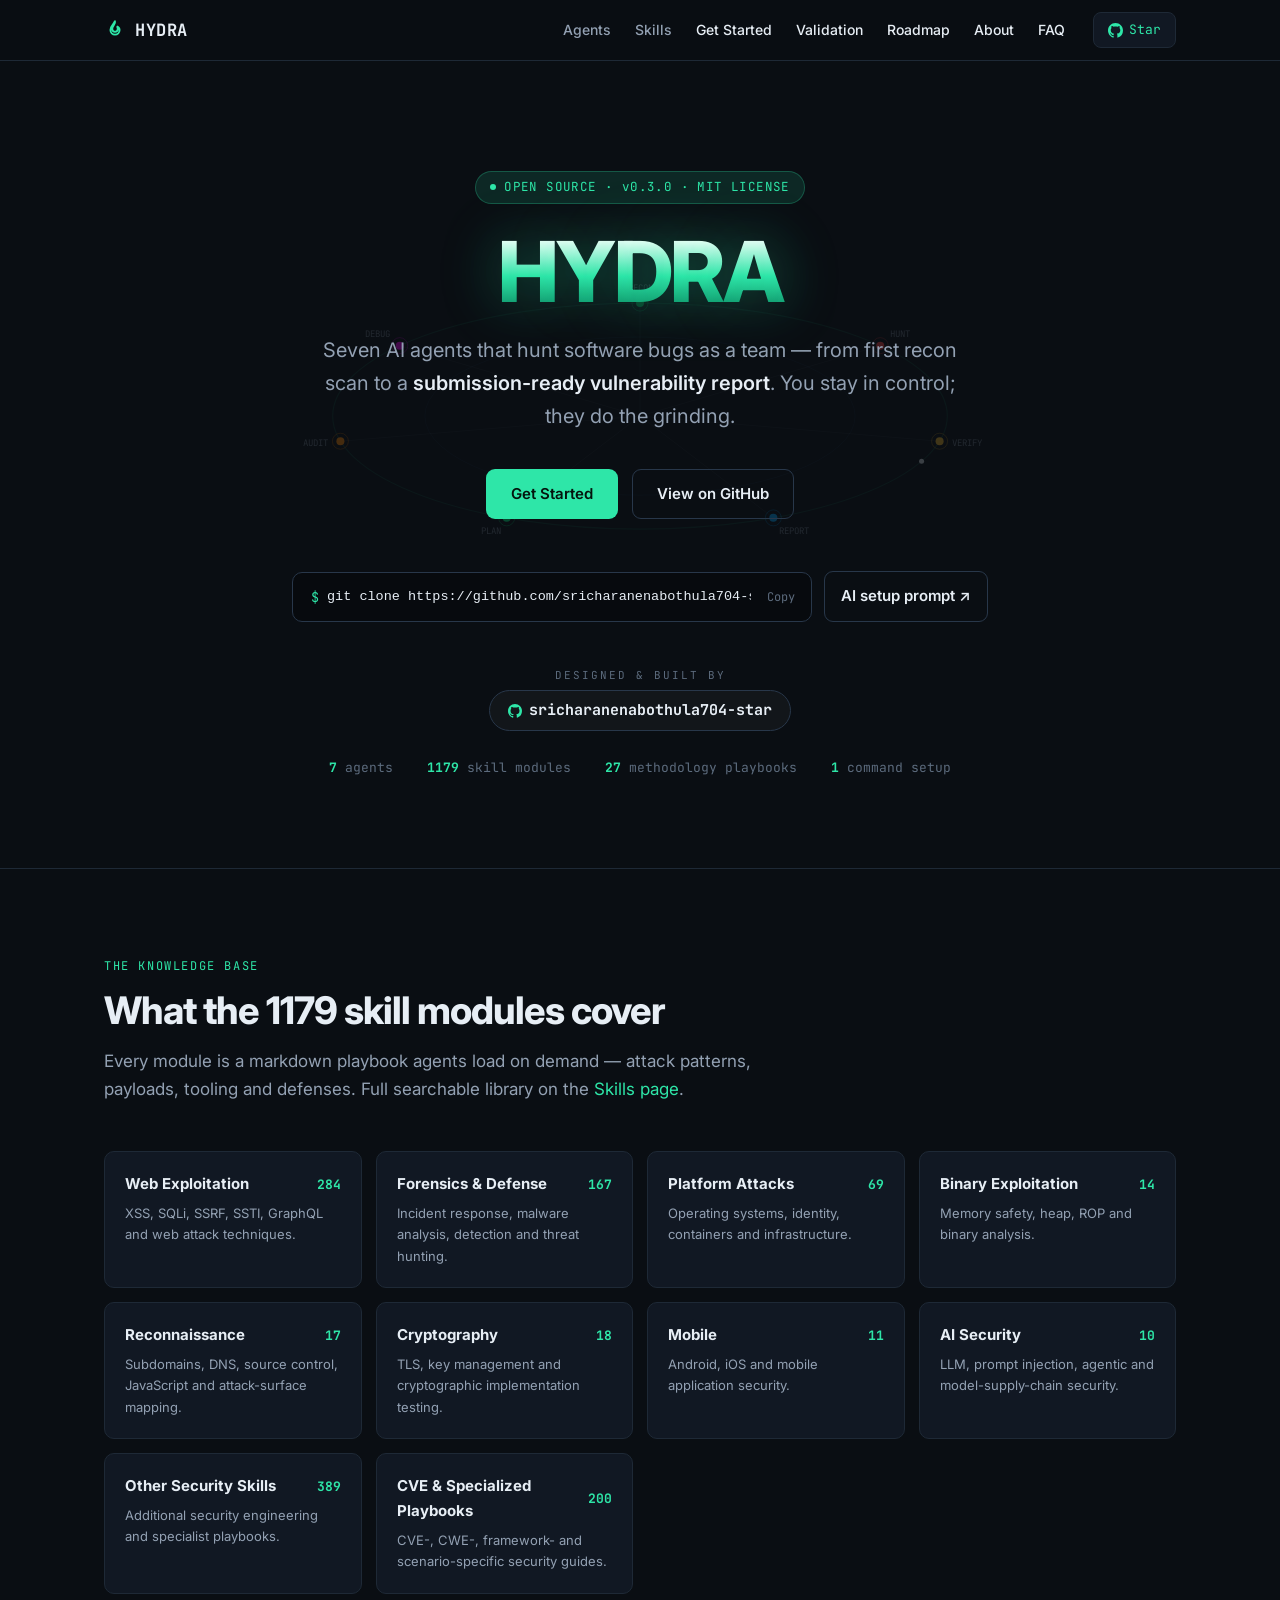
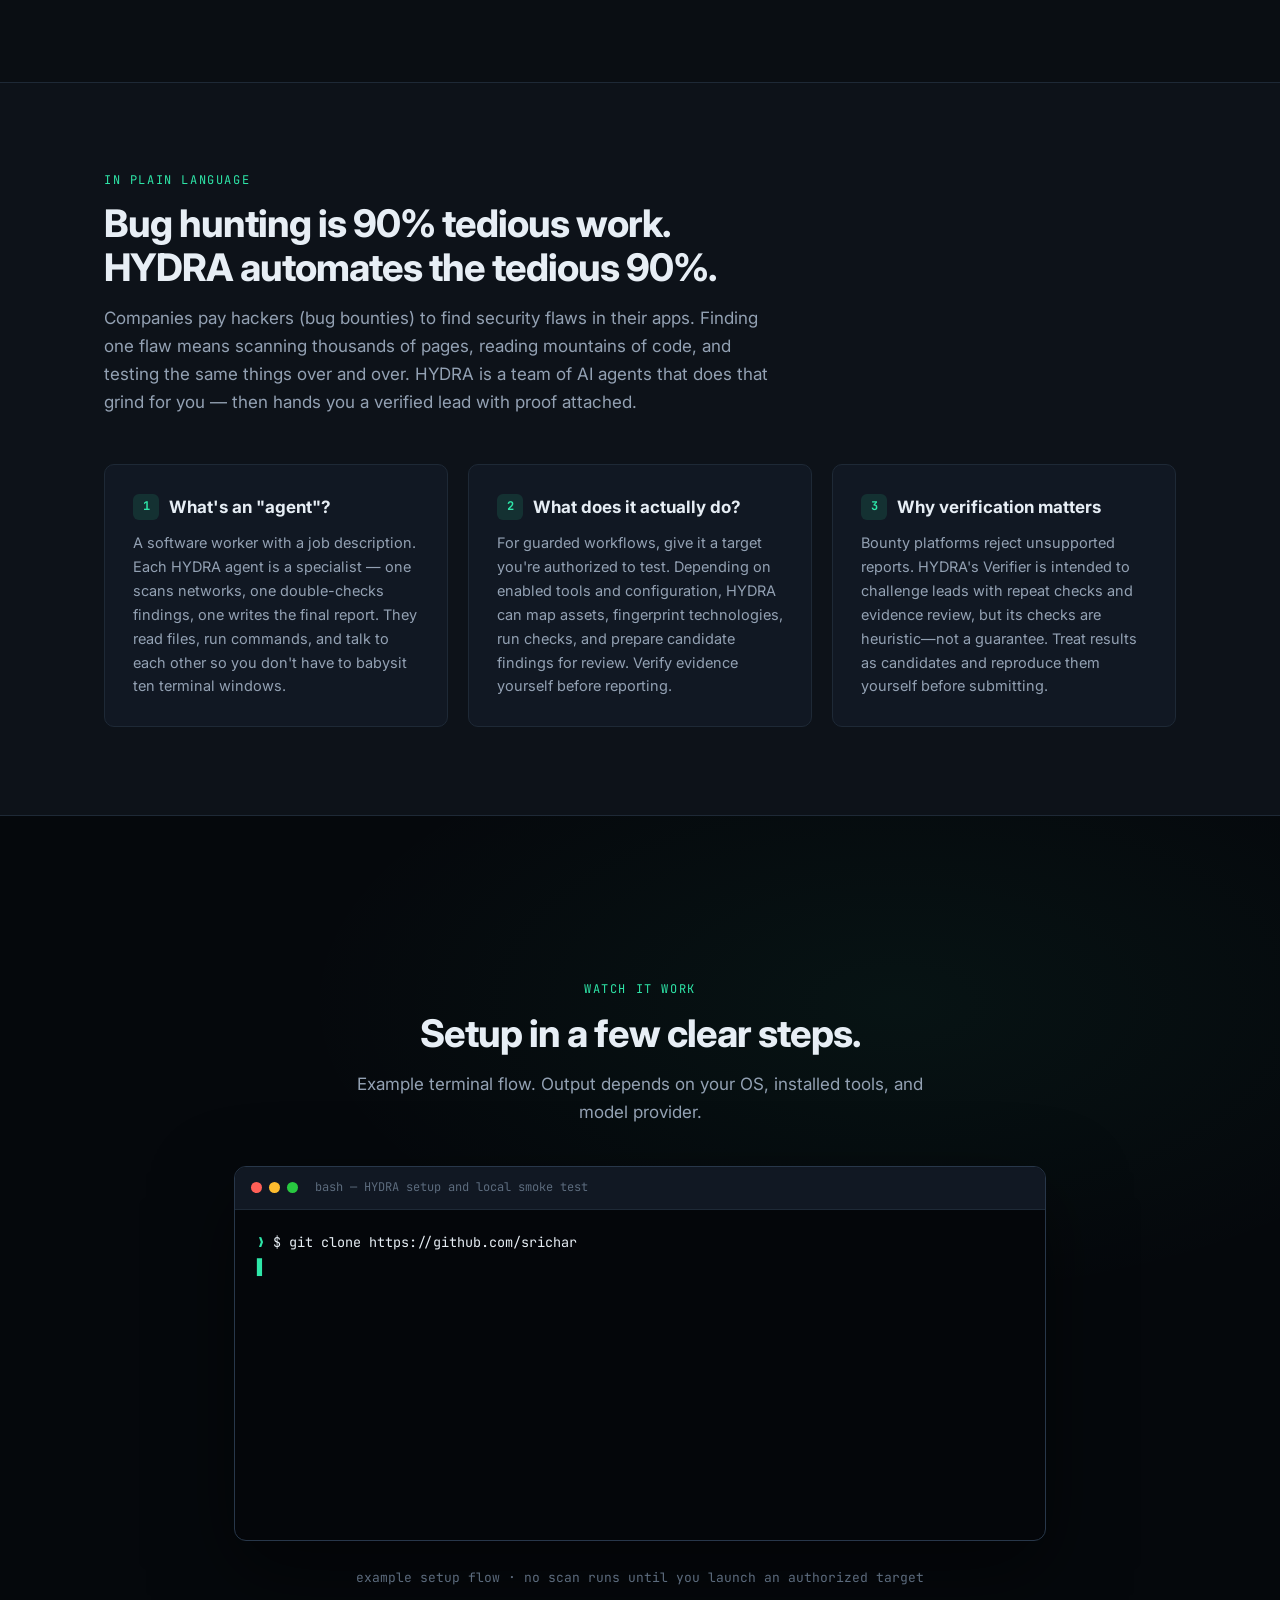
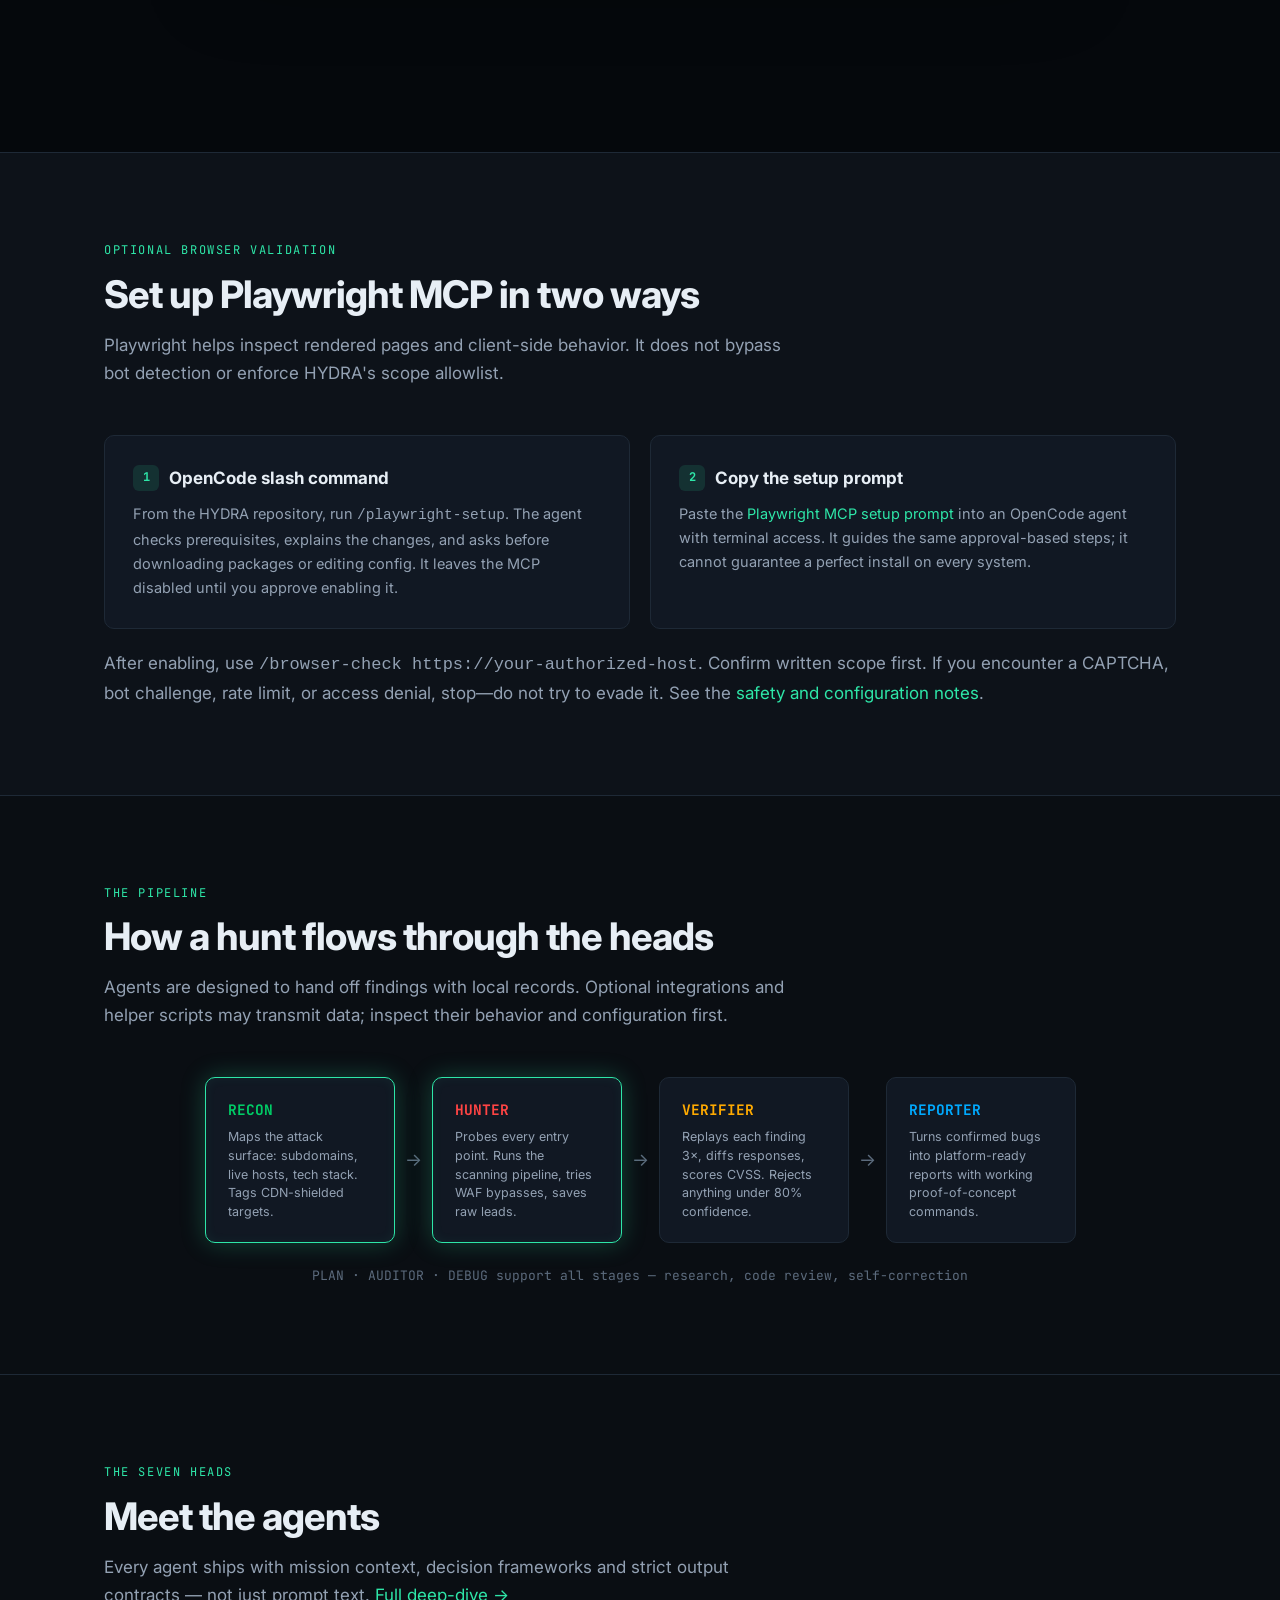
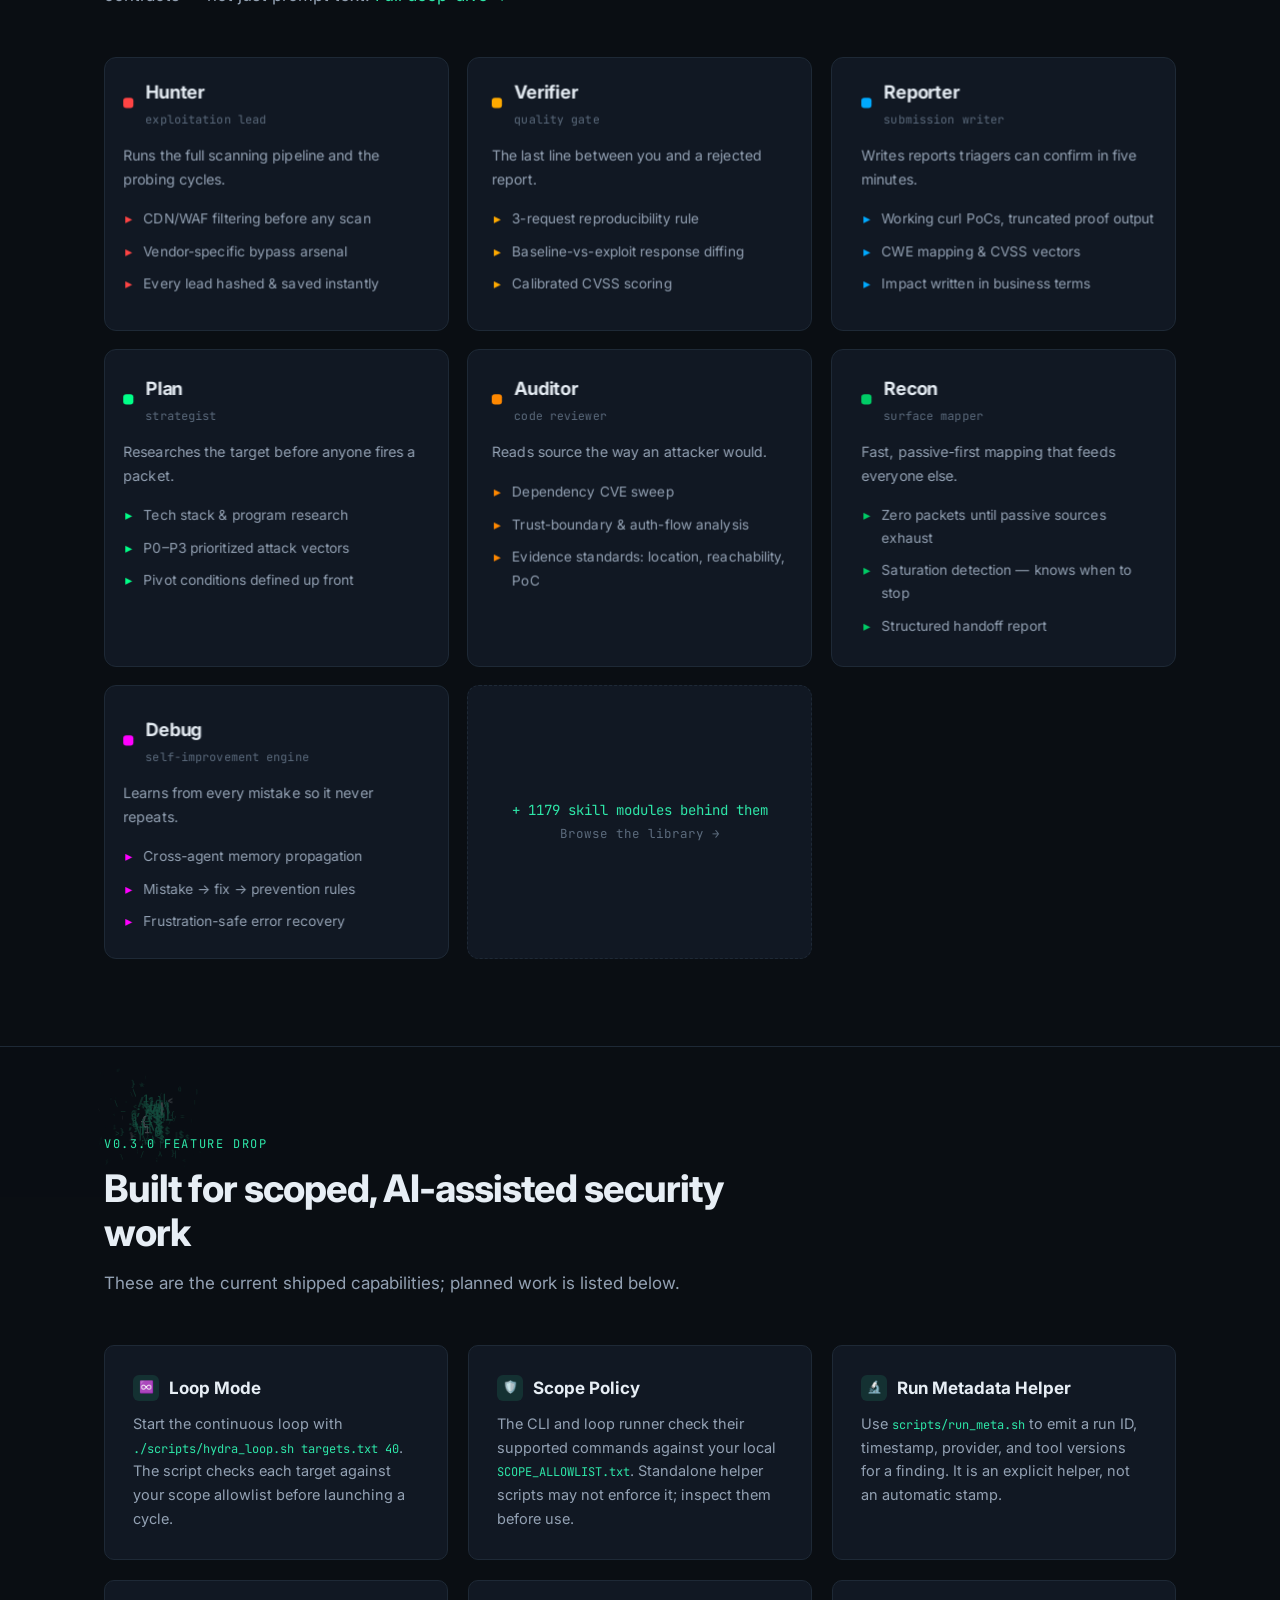
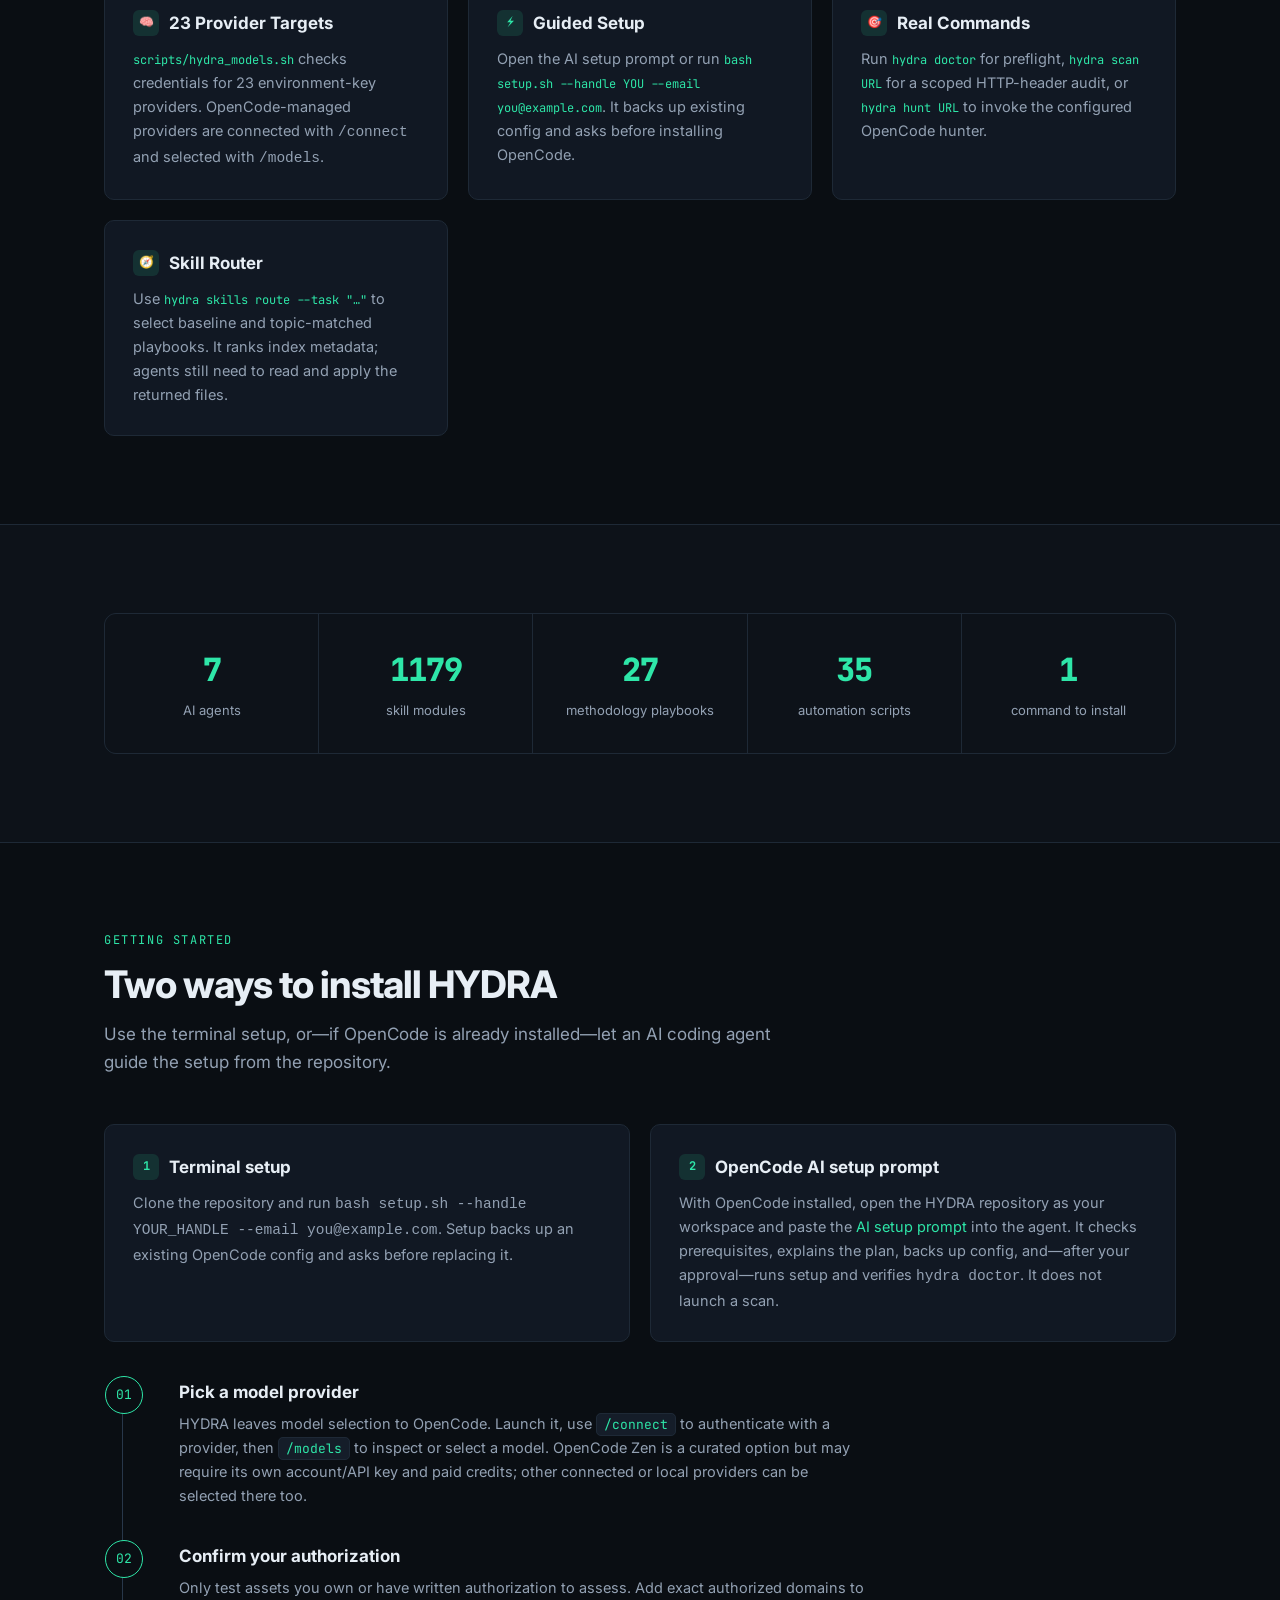
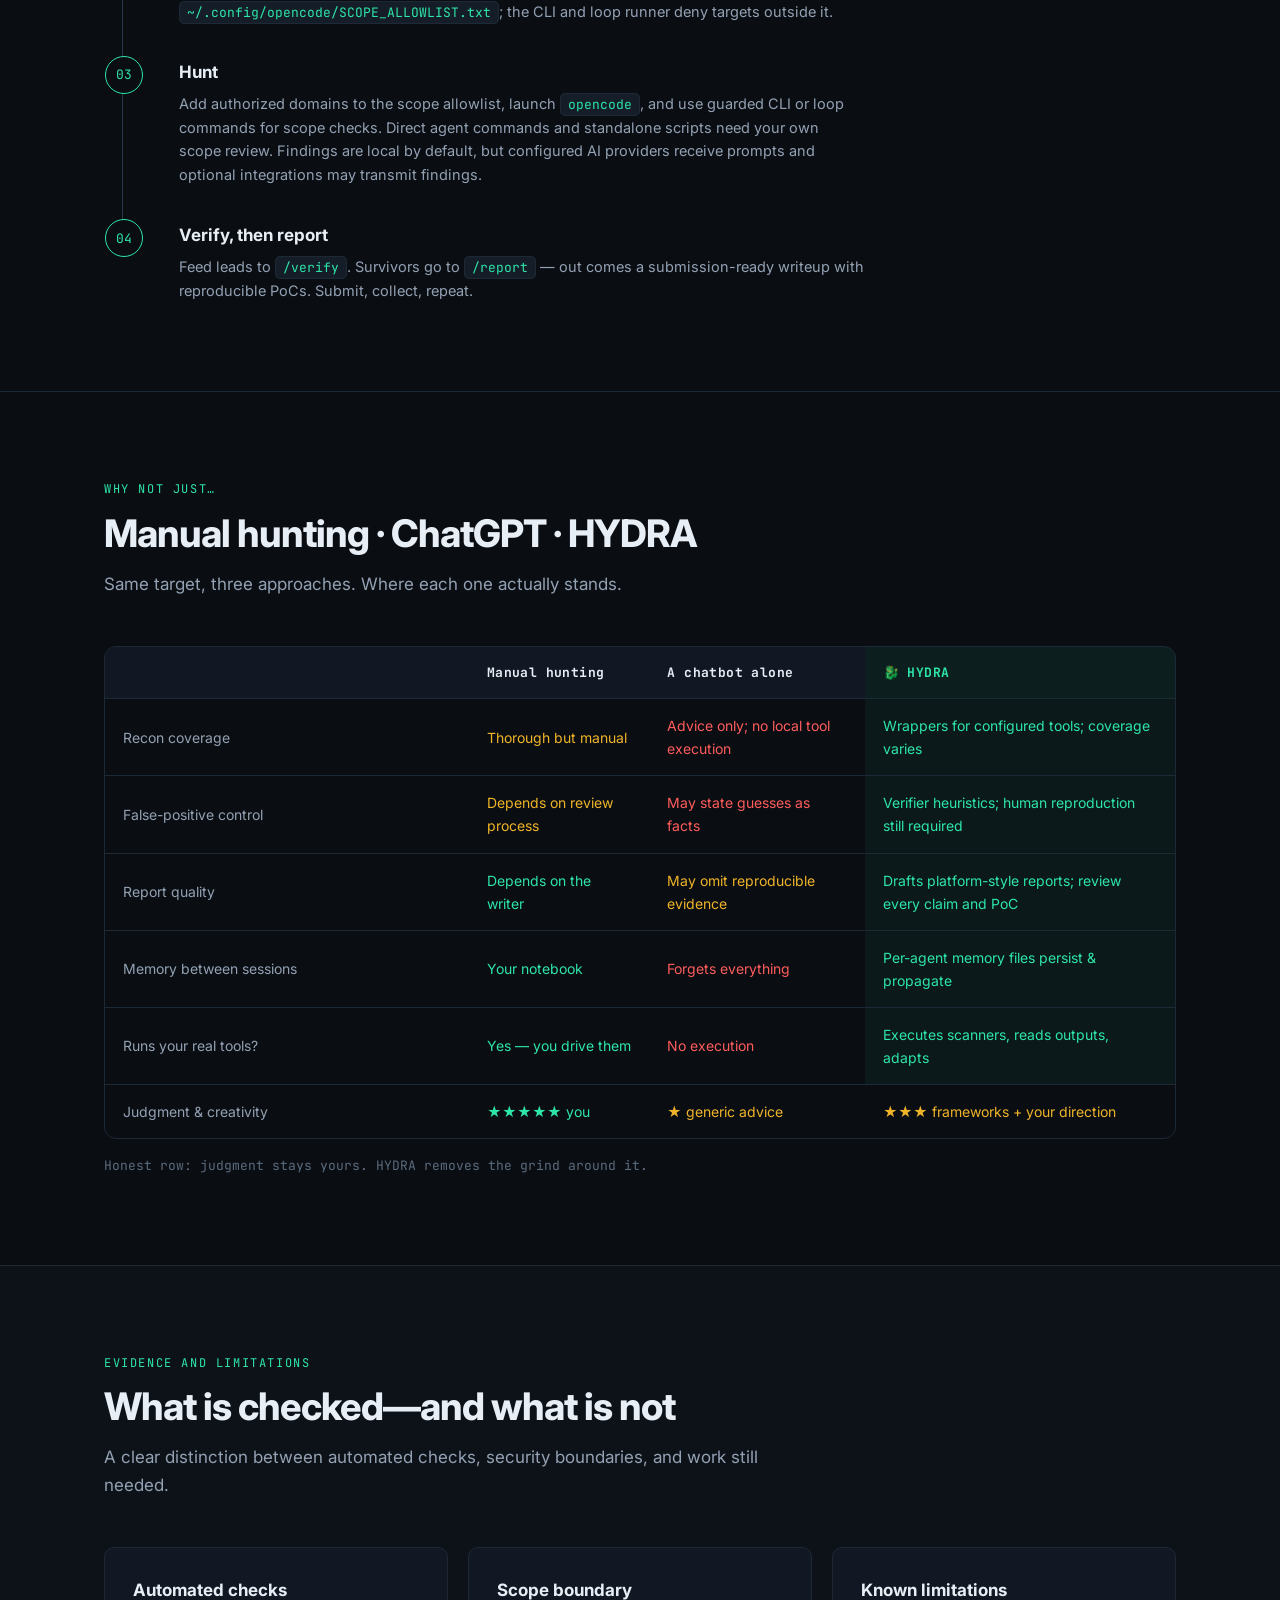
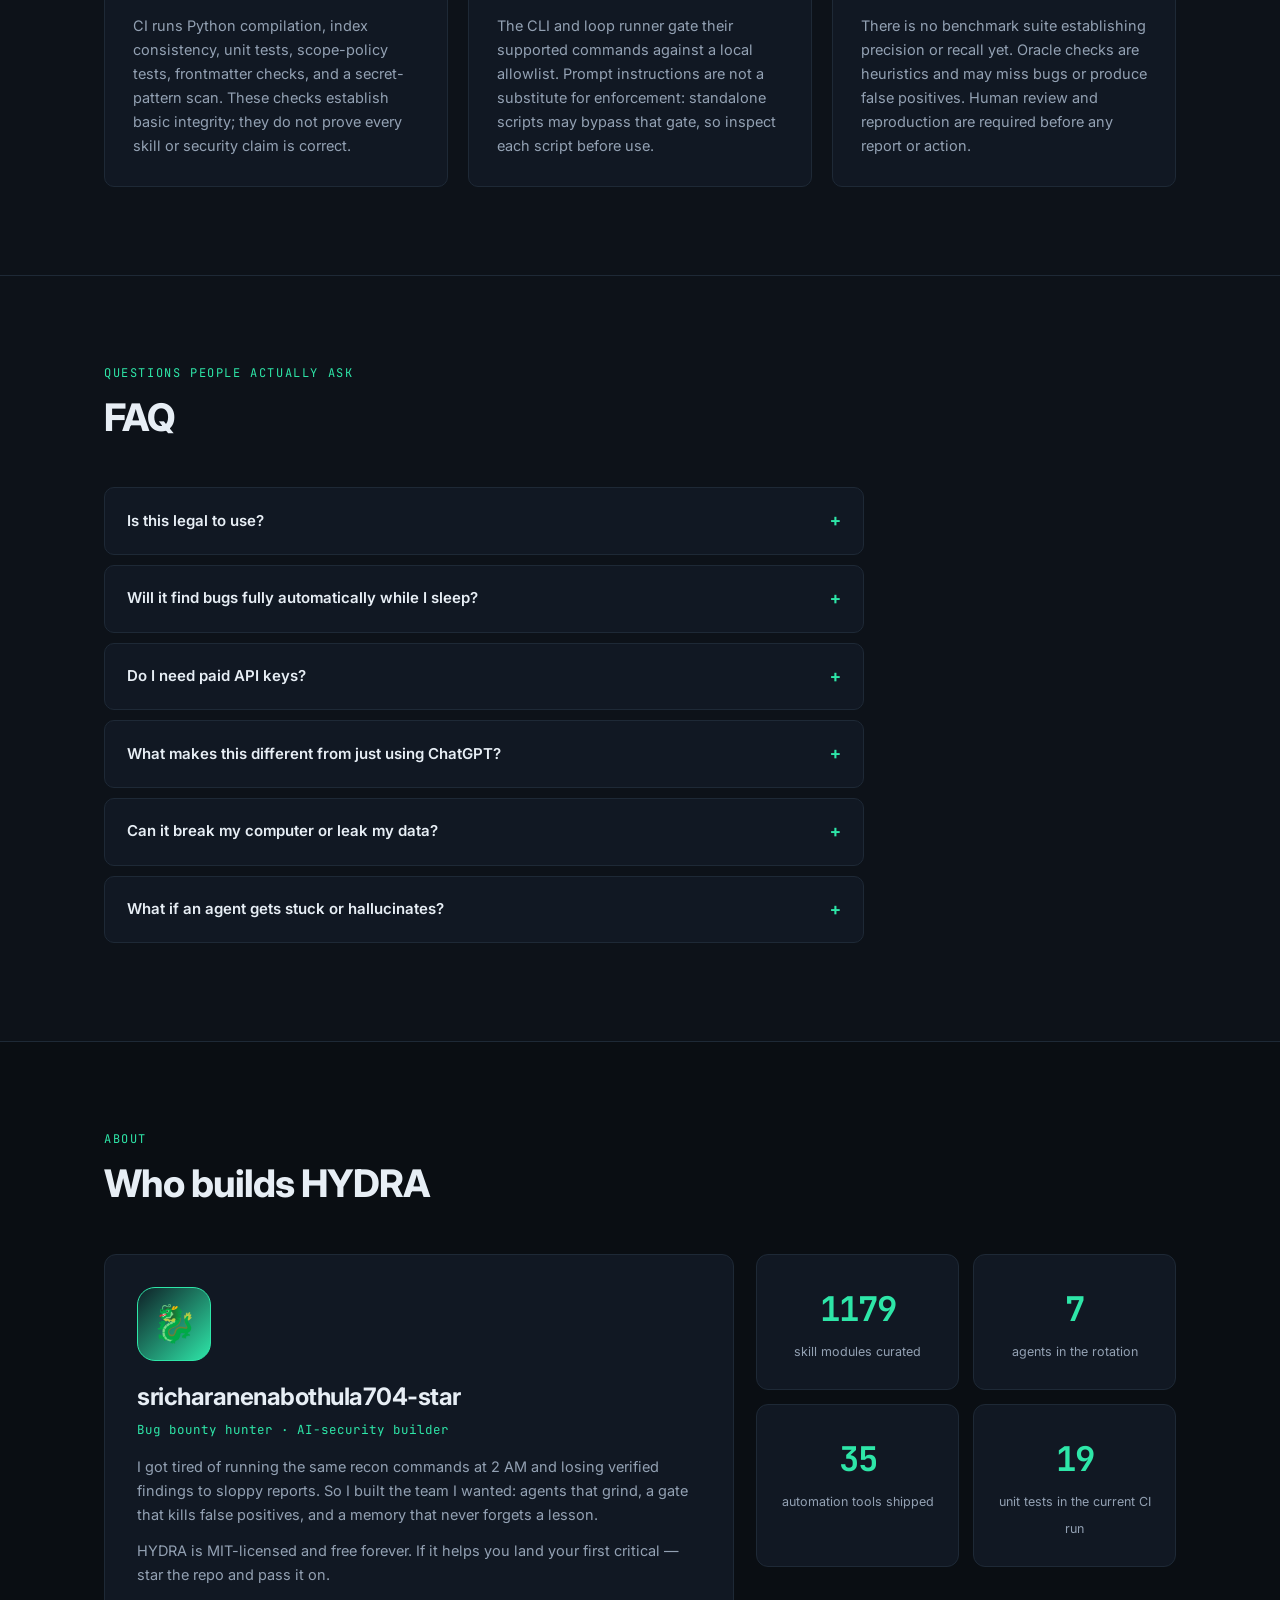
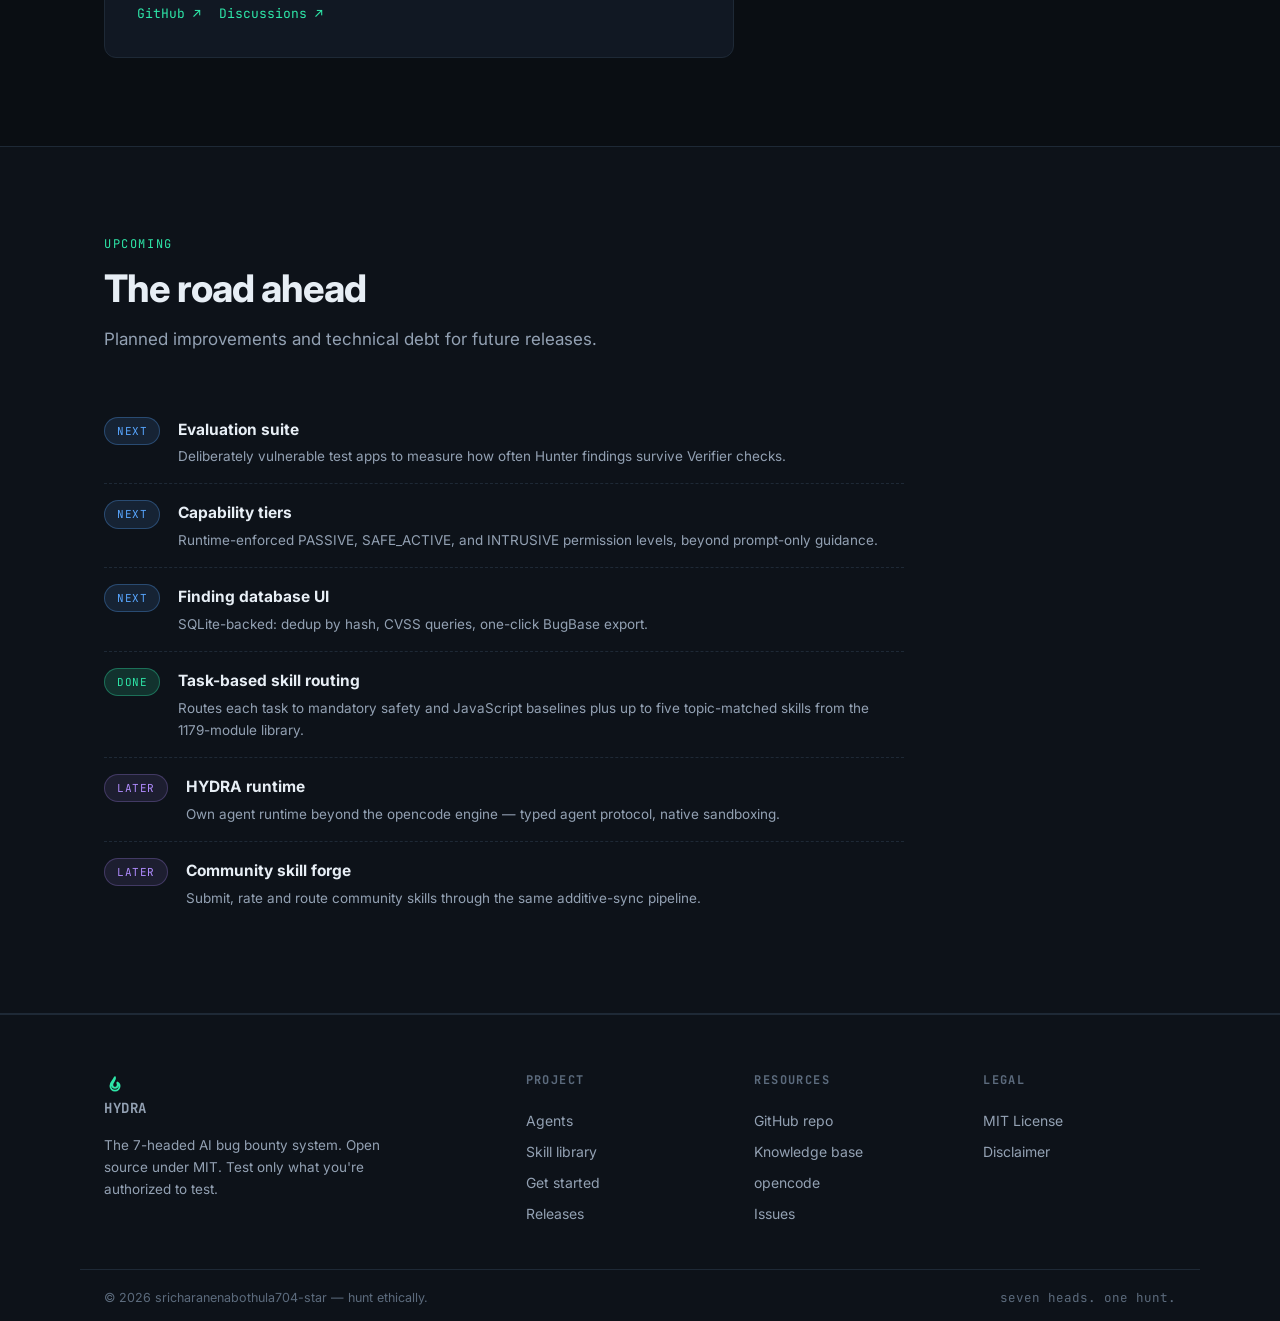
<file: index.html>
<!DOCTYPE html>
<html lang="en">
<head>
<script>document.documentElement.classList.add("js")</script>
<meta charset="UTF-8">
<meta name="viewport" content="width=device-width, initial-scale=1.0">
<title>HYDRA — The 7-Headed AI Bug Bounty System</title>
<meta name="description" content="HYDRA is an open-source AI agent system that takes you from reconnaissance to submission-ready bug bounty reports. 7 agents, 1179 skill modules, one-command setup.">
<meta property="og:title" content="HYDRA — The 7-Headed AI Bug Bounty System">
<meta property="og:description" content="Seven AI agents that hunt software bugs as a team — from first recon scan to submission-ready report. Open source, one-command setup.">
<meta property="og:url" content="https://sricharanenabothula704-star.github.io/">
<meta property="og:type" content="website">
<meta name="twitter:card" content="summary_large_image">
<meta name="theme-color" content="#0a0e13">
<link rel="preconnect" href="https://fonts.googleapis.com">
<link rel="preconnect" href="https://fonts.gstatic.com" crossorigin>
<link href="https://fonts.googleapis.com/css2?family=Inter:wght@400;500;600;700;800&family=JetBrains+Mono:wght@400;700&display=swap" rel="stylesheet">
<link rel="stylesheet" href="assets/style.css">
<link rel="icon" href="data:image/svg+xml,<svg xmlns='http://www.w3.org/2000/svg' viewBox='0 0 24 24' fill='none' stroke='%232ee6a8' stroke-width='2'><path d='M12 2c1 4-3 5-3 9a3 3 0 0 0 6 0c0-2-1-3-1-3s3 1 3 4a5 5 0 0 1-10 0c0-5 4-6 5-10z'/></svg>">
</head>
<body>

<nav class="nav">
  <div class="nav-in">
    <a class="logo" href="index.html">
      <svg class="logo-mark" viewBox="0 0 24 24" fill="none" stroke="currentColor" stroke-width="2"><path d="M12 2c1 4-3 5-3 9a3 3 0 0 0 6 0c0-2-1-3-1-3s3 1 3 4a5 5 0 0 1-10 0c0-5 4-6 5-10z"/></svg>
      HYDRA
    </a>
    <div class="nav-links">
      <a href="agents.html">Agents</a>
      <a href="skills.html">Skills</a>
      <a href="index.html#start">Get Started</a>
      <a href="index.html#validation">Validation</a>
      <a href="index.html#roadmap">Roadmap</a>
      <a href="index.html#about">About</a>
      <a href="index.html#faq">FAQ</a>
    </div>
    <a class="nav-gh keep" href="https://github.com/sricharanenabothula704-star/hydra" target="_blank" rel="noopener">
      <svg width="15" height="15" viewBox="0 0 16 16" fill="currentColor"><path d="M8 0C3.58 0 0 3.58 0 8c0 3.54 2.29 6.53 5.47 7.59.4.07.55-.17.55-.38 0-.19-.01-.82-.01-1.49-2.01.37-2.53-.49-2.69-.94-.09-.23-.48-.94-.82-1.13-.28-.15-.68-.52-.01-.53.63-.01 1.08.58 1.23.82.72 1.21 1.87.87 2.33.66.07-.52.28-.87.51-1.07-1.78-.2-3.64-.89-3.64-3.95 0-.87.31-1.59.82-2.15-.08-.2-.36-1.02.08-2.12 0 0 .67-.21 2.2.82.64-.18 1.32-.27 2-.27s1.36.09 2 .27c1.53-1.04 2.2-.82 2.2-.82.44 1.1.16 1.92.08 2.12.51.56.82 1.27.82 2.15 0 3.07-1.87 3.75-3.65 3.95.29.25.54.73.54 1.48 0 1.07-.01 1.93-.01 2.2 0 .21.15.46.55.38A8.01 8.01 0 0 0 16 8c0-4.42-3.58-8-8-8Z"/></svg>
      Star
    </a>
  </div>
</nav>

<header class="hero">
  <canvas id="fx"></canvas>
  <div class="hero-in">
    <span class="kicker"><span class="dot"></span> OPEN SOURCE · v0.3.0 · MIT LICENSE</span>
    <h1 class="title">HYDRA</h1>
    <p class="tagline">Seven AI agents that hunt software bugs as a team — from first recon scan to a <b>submission-ready vulnerability report</b>. You stay in control; they do the grinding.</p>
    <div class="hero-cta">
      <a class="btn btn-primary" href="#start">Get Started</a>
      <a class="btn btn-ghost" href="https://github.com/sricharanenabothula704-star/hydra" target="_blank" rel="noopener">View on GitHub</a>
    </div>
    <div class="install-row">
      <div class="install">
        <span class="p">$</span>
        <code id="cmd">git clone https://github.com/sricharanenabothula704-star/hydra.git &amp;&amp; cd hydra &amp;&amp; bash setup.sh</code>
        <button data-copy="#cmd" aria-label="Copy install command">Copy</button>
      </div>
      <a class="btn btn-ghost install-ai" href="https://github.com/sricharanenabothula704-star/hydra/blob/main/docs/AI_SETUP_PROMPT.md" target="_blank" rel="noopener">AI setup prompt ↗</a>
    </div>
    <div style="height:44px"></div>
    <div class="hero-author">
      <span class="ha-line">designed &amp; built by</span>
      <a href="https://github.com/sricharanenabothula704-star" class="ha-name" target="_blank" rel="noopener">
        <svg width="14" height="14" viewBox="0 0 16 16" fill="currentColor"><path d="M8 0C3.58 0 0 3.58 0 8c0 3.54 2.29 6.53 5.47 7.59.4.07.55-.17.55-.38 0-.19-.01-.82-.01-1.49-2.01.37-2.53-.49-2.69-.94-.09-.23-.48-.94-.82-1.13-.28-.15-.68-.52-.01-.53.63-.01 1.08.58 1.23.82.72 1.21 1.87.87 2.33.66.07-.52.28-.87.51-1.07-1.78-.2-3.64-.89-3.64-3.95 0-.87.31-1.59.82-2.15-.08-.2-.36-1.02.08-2.12 0 0 .67-.21 2.2.82.64-.18 1.32-.27 2-.27s1.36.09 2 .27c1.53-1.04 2.2-.82 2.2-.82.44 1.1.16 1.92.08 2.12.51.56.82 1.27.82 2.15 0 3.07-1.87 3.75-3.65 3.95.29.25.54.73.54 1.48 0 1.07-.01 1.93-.01 2.2 0 .21.15.46.55.38A8.01 8.01 0 0 0 16 8c0-4.42-3.58-8-8-8Z"/></svg>
        sricharanenabothula704-star
      </a>
    </div>
    <div class="hero-meta">
      <span><b>7</b> agents</span>
      <span><b>1179</b> skill modules</span>
      <span><b>27</b> methodology playbooks</span>
      <span><b>1</b> command setup</span>
    </div>
  </div>
</header>

<section>
  <div class="wrap">
    <div class="sec-head rv">
      <span class="sec-kicker">The knowledge base</span>
      <h2>What the 1179 skill modules cover</h2>
      <p class="sec-sub">Every module is a markdown playbook agents load on demand — attack patterns, payloads, tooling and defenses. Full searchable library on the <a href="skills.html">Skills page</a>.</p>
    </div>
    <div class="skill-cats rv"><div class="scat"><b>Web Exploitation <i>284</i></b><p>XSS, SQLi, SSRF, SSTI, GraphQL and web attack techniques.</p></div><div class="scat"><b>Forensics &amp; Defense <i>167</i></b><p>Incident response, malware analysis, detection and threat hunting.</p></div><div class="scat"><b>Platform Attacks <i>69</i></b><p>Operating systems, identity, containers and infrastructure.</p></div><div class="scat"><b>Binary Exploitation <i>14</i></b><p>Memory safety, heap, ROP and binary analysis.</p></div><div class="scat"><b>Reconnaissance <i>17</i></b><p>Subdomains, DNS, source control, JavaScript and attack-surface mapping.</p></div><div class="scat"><b>Cryptography <i>18</i></b><p>TLS, key management and cryptographic implementation testing.</p></div><div class="scat"><b>Mobile <i>11</i></b><p>Android, iOS and mobile application security.</p></div><div class="scat"><b>AI Security <i>10</i></b><p>LLM, prompt injection, agentic and model-supply-chain security.</p></div><div class="scat"><b>Other Security Skills <i>389</i></b><p>Additional security engineering and specialist playbooks.</p></div><div class="scat"><b>CVE &amp; Specialized Playbooks <i>200</i></b><p>CVE-, CWE-, framework- and scenario-specific security guides.</p></div></div>
  </div>
</section>

<section class="plain">
  <div class="wrap">
    <div class="sec-head rv">
      <span class="sec-kicker">In plain language</span>
      <h2>Bug hunting is 90% tedious work.<br>HYDRA automates the tedious 90%.</h2>
      <p class="sec-sub">Companies pay hackers (bug bounties) to find security flaws in their apps. Finding one flaw means scanning thousands of pages, reading mountains of code, and testing the same things over and over. HYDRA is a team of AI agents that does that grind for you — then hands you a verified lead with proof attached.</p>
    </div>
    <div class="explain-grid">
      <div class="explain-card rv">
        <h3><span class="num">1</span> What's an "agent"?</h3>
        <p>A software worker with a job description. Each HYDRA agent is a specialist — one scans networks, one double-checks findings, one writes the final report. They read files, run commands, and talk to each other so you don't have to babysit ten terminal windows.</p>
      </div>
      <div class="explain-card rv">
        <h3><span class="num">2</span> What does it actually do?</h3>
        <p>For guarded workflows, give it a target you're authorized to test. Depending on enabled tools and configuration, HYDRA can map assets, fingerprint technologies, run checks, and prepare candidate findings for review. Verify evidence yourself before reporting.</p>
      </div>
      <div class="explain-card rv">
        <h3><span class="num">3</span> Why verification matters</h3>
        <p>Bounty platforms reject unsupported reports. HYDRA's Verifier is intended to challenge leads with repeat checks and evidence review, but its checks are heuristic—not a guarantee. Treat results as candidates and reproduce them yourself before submitting.</p>
      </div>
    </div>
  </div>
</section>

<section class="demo" aria-label="Live demo">
  <div class="demo-in">
    <div class="sec-head rv" style="text-align:center;margin:0 auto 40px;max-width:600px">
      <span class="sec-kicker">Watch it work</span>
      <h2>Setup in a few clear steps.</h2>
      <p class="sec-sub">Example terminal flow. Output depends on your OS, installed tools, and model provider.</p>
    </div>
    <div class="term rv">
      <div class="term-bar"><i></i><i></i><i></i><span>bash — HYDRA setup and local smoke test</span></div>
      <div id="term-body"></div>
    </div>
    <p class="demo-note">example setup flow · no scan runs until you launch an authorized target</p>
  </div>
</section>

<section class="plain" id="browser-setup">
  <div class="wrap">
    <div class="sec-head rv">
      <span class="sec-kicker">Optional browser validation</span>
      <h2>Set up Playwright MCP in two ways</h2>
      <p class="sec-sub">Playwright helps inspect rendered pages and client-side behavior. It does not bypass bot detection or enforce HYDRA's scope allowlist.</p>
    </div>
    <div class="explain-grid">
      <div class="explain-card rv">
        <h3><span class="num">1</span> OpenCode slash command</h3>
        <p>From the HYDRA repository, run <code>/playwright-setup</code>. The agent checks prerequisites, explains the changes, and asks before downloading packages or editing config. It leaves the MCP disabled until you approve enabling it.</p>
      </div>
      <div class="explain-card rv">
        <h3><span class="num">2</span> Copy the setup prompt</h3>
        <p>Paste the <a href="https://github.com/sricharanenabothula704-star/hydra/blob/main/docs/AI_PLAYWRIGHT_MCP_SETUP_PROMPT.md">Playwright MCP setup prompt</a> into an OpenCode agent with terminal access. It guides the same approval-based steps; it cannot guarantee a perfect install on every system.</p>
      </div>
    </div>
    <p class="sec-sub" style="margin-top:20px">After enabling, use <code>/browser-check https://your-authorized-host</code>. Confirm written scope first. If you encounter a CAPTCHA, bot challenge, rate limit, or access denial, stop—do not try to evade it. See the <a href="https://github.com/sricharanenabothula704-star/hydra/blob/main/docs/PLAYWRIGHT_MCP.md">safety and configuration notes</a>.</p>
  </div>
</section>

<section>
  <div class="wrap">
    <div class="sec-head rv">
      <span class="sec-kicker">The pipeline</span>
      <h2>How a hunt flows through the heads</h2>
      <p class="sec-sub">Agents are designed to hand off findings with local records. Optional integrations and helper scripts may transmit data; inspect their behavior and configuration first.</p>
    </div>
    <div class="flow rv">
      <div class="flow-node"><div class="fn-name" style="color:#00cc66">RECON</div><p>Maps the attack surface: subdomains, live hosts, tech stack. Tags CDN-shielded targets.</p></div>
      <div class="flow-arrow">→</div>
      <div class="flow-node"><div class="fn-name" style="color:#ff4444">HUNTER</div><p>Probes every entry point. Runs the scanning pipeline, tries WAF bypasses, saves raw leads.</p></div>
      <div class="flow-arrow">→</div>
      <div class="flow-node"><div class="fn-name" style="color:#ffaa00">VERIFIER</div><p>Replays each finding 3×, diffs responses, scores CVSS. Rejects anything under 80% confidence.</p></div>
      <div class="flow-arrow">→</div>
      <div class="flow-node"><div class="fn-name" style="color:#00aaff">REPORTER</div><p>Turns confirmed bugs into platform-ready reports with working proof-of-concept commands.</p></div>
    </div>
    <div style="display:flex;justify-content:center;margin-top:22px">
      <p style="color:var(--faint);font-size:13px;font-family:var(--mono)">PLAN · AUDITOR · DEBUG support all stages — research, code review, self-correction</p>
    </div>
  </div>
</section>

<section>
  <div class="wrap">
    <div class="sec-head rv">
      <span class="sec-kicker">The seven heads</span>
      <h2>Meet the agents</h2>
      <p class="sec-sub">Every agent ships with mission context, decision frameworks and strict output contracts — not just prompt text. <a href="agents.html">Full deep-dive →</a></p>
    </div>
    <div class="agent-grid">
      <div class="acard rv" style="--c:#ff4444">
        <div class="acard-head"><span class="acard-dot"></span><div><h3>Hunter</h3><span class="role">exploitation lead</span></div></div>
        <p>Runs the full scanning pipeline and the probing cycles.</p>
        <ul><li>CDN/WAF filtering before any scan</li><li>Vendor-specific bypass arsenal</li><li>Every lead hashed &amp; saved instantly</li></ul>
      </div>
      <div class="acard rv" style="--c:#ffaa00">
        <div class="acard-head"><span class="acard-dot"></span><div><h3>Verifier</h3><span class="role">quality gate</span></div></div>
        <p>The last line between you and a rejected report.</p>
        <ul><li>3-request reproducibility rule</li><li>Baseline-vs-exploit response diffing</li><li>Calibrated CVSS scoring</li></ul>
      </div>
      <div class="acard rv" style="--c:#00aaff">
        <div class="acard-head"><span class="acard-dot"></span><div><h3>Reporter</h3><span class="role">submission writer</span></div></div>
        <p>Writes reports triagers can confirm in five minutes.</p>
        <ul><li>Working curl PoCs, truncated proof output</li><li>CWE mapping &amp; CVSS vectors</li><li>Impact written in business terms</li></ul>
      </div>
      <div class="acard rv" style="--c:#00ff88">
        <div class="acard-head"><span class="acard-dot"></span><div><h3>Plan</h3><span class="role">strategist</span></div></div>
        <p>Researches the target before anyone fires a packet.</p>
        <ul><li>Tech stack &amp; program research</li><li>P0–P3 prioritized attack vectors</li><li>Pivot conditions defined up front</li></ul>
      </div>
      <div class="acard rv" style="--c:#ff8800">
        <div class="acard-head"><span class="acard-dot"></span><div><h3>Auditor</h3><span class="role">code reviewer</span></div></div>
        <p>Reads source the way an attacker would.</p>
        <ul><li>Dependency CVE sweep</li><li>Trust-boundary &amp; auth-flow analysis</li><li>Evidence standards: location, reachability, PoC</li></ul>
      </div>
      <div class="acard rv" style="--c:#00cc66">
        <div class="acard-head"><span class="acard-dot"></span><div><h3>Recon</h3><span class="role">surface mapper</span></div></div>
        <p>Fast, passive-first mapping that feeds everyone else.</p>
        <ul><li>Zero packets until passive sources exhaust</li><li>Saturation detection — knows when to stop</li><li>Structured handoff report</li></ul>
      </div>
      <div class="acard rv" style="--c:#ff00ff">
        <div class="acard-head"><span class="acard-dot"></span><div><h3>Debug</h3><span class="role">self-improvement engine</span></div></div>
        <p>Learns from every mistake so it never repeats.</p>
        <ul><li>Cross-agent memory propagation</li><li>Mistake → fix → prevention rules</li><li>Frustration-safe error recovery</li></ul>
      </div>
      <div class="acard rv" style="--c:#b18cff;display:flex;align-items:center;justify-content:center;text-align:center;border-style:dashed">
        <a href="skills.html" style="font-family:var(--mono);font-size:14px">+ 1179 skill modules behind them<br><span style="color:var(--faint);font-size:12.5px">Browse the library →</span></a>
      </div>
    </div>
  </div>
</section>


<section style="position:relative;overflow:hidden">
  <canvas id="mx"></canvas>
  <div class="wrap" style="position:relative;z-index:1">
    <div class="sec-head rv">
      <span class="sec-kicker">v0.3.0 feature drop</span>
      <h2>Built for scoped, AI-assisted security work</h2>
      <p class="sec-sub">These are the current shipped capabilities; planned work is listed below.</p>
    </div>
    <div class="explain-grid">
      <div class="explain-card rv"><h3><span class="num">♾️</span> Loop Mode</h3>
        <p>Start the continuous loop with <code style="font-family:var(--mono);font-size:12px;color:var(--accent)">./scripts/hydra_loop.sh targets.txt 40</code>. The script checks each target against your scope allowlist before launching a cycle.</p></div>
      <div class="explain-card rv"><h3><span class="num">🛡️</span> Scope Policy</h3>
        <p>The CLI and loop runner check their supported commands against your local <code style="font-family:var(--mono);font-size:12px;color:var(--accent)">SCOPE_ALLOWLIST.txt</code>. Standalone helper scripts may not enforce it; inspect them before use.</p></div>
      <div class="explain-card rv"><h3><span class="num">🔬</span> Run Metadata Helper</h3>
        <p>Use <code style="font-family:var(--mono);font-size:12px;color:var(--accent)">scripts/run_meta.sh</code> to emit a run ID, timestamp, provider, and tool versions for a finding. It is an explicit helper, not an automatic stamp.</p></div>
      <div class="explain-card rv"><h3><span class="num">🧠</span> 23 Provider Targets</h3>
        <p><code style="font-family:var(--mono);font-size:12px;color:var(--accent)">scripts/hydra_models.sh</code> checks credentials for 23 environment-key providers. OpenCode-managed providers are connected with <code>/connect</code> and selected with <code>/models</code>.</p></div>
      <div class="explain-card rv"><h3><span class="num">⚡</span> Guided Setup</h3>
        <p>Open the AI setup prompt or run <code style="font-family:var(--mono);font-size:12px;color:var(--accent)">bash setup.sh --handle YOU --email you@example.com</code>. It backs up existing config and asks before installing OpenCode.</p></div>
      <div class="explain-card rv"><h3><span class="num">🎯</span> Real Commands</h3>
        <p>Run <code style="font-family:var(--mono);font-size:12px;color:var(--accent)">hydra doctor</code> for preflight, <code style="font-family:var(--mono);font-size:12px;color:var(--accent)">hydra scan URL</code> for a scoped HTTP-header audit, or <code style="font-family:var(--mono);font-size:12px;color:var(--accent)">hydra hunt URL</code> to invoke the configured OpenCode hunter.</p></div>
      <div class="explain-card rv"><h3><span class="num">🧭</span> Skill Router</h3>
        <p>Use <code style="font-family:var(--mono);font-size:12px;color:var(--accent)">hydra skills route --task "…"</code> to select baseline and topic-matched playbooks. It ranks index metadata; agents still need to read and apply the returned files.</p></div>
    </div>
  </div>
</section>

<section class="plain">
  <div class="wrap">
    <div class="band rv">
      <div class="stat"><b data-count="7">7</b><span>AI agents</span></div>
      <div class="stat"><b data-count="1179">1179</b><span>skill modules</span></div>
      <div class="stat"><b data-count="27">27</b><span>methodology playbooks</span></div>
      <div class="stat"><b data-count="35">35</b><span>automation scripts</span></div>
      <div class="stat"><b>1</b><span>command to install</span></div>
    </div>
  </div>
</section>

<section id="start">
  <div class="wrap">
    <div class="sec-head rv">
      <span class="sec-kicker">Getting started</span>
      <h2>Two ways to install HYDRA</h2>
      <p class="sec-sub">Use the terminal setup, or—if OpenCode is already installed—let an AI coding agent guide the setup from the repository.</p>
    </div>
    <div class="explain-grid" style="margin-bottom:36px">
      <div class="explain-card rv">
        <h3><span class="num">1</span> Terminal setup</h3>
        <p>Clone the repository and run <code>bash setup.sh --handle YOUR_HANDLE --email you@example.com</code>. Setup backs up an existing OpenCode config and asks before replacing it.</p>
      </div>
      <div class="explain-card rv">
        <h3><span class="num">2</span> OpenCode AI setup prompt</h3>
        <p>With OpenCode installed, open the HYDRA repository as your workspace and paste the <a href="https://github.com/sricharanenabothula704-star/hydra/blob/main/docs/AI_SETUP_PROMPT.md">AI setup prompt</a> into the agent. It checks prerequisites, explains the plan, backs up config, and—after your approval—runs setup and verifies <code>hydra doctor</code>. It does not launch a scan.</p>
      </div>
    </div>
    <div class="steps">
      <div class="step rv">
        <h3>Pick a model provider</h3>
        <p>HYDRA leaves model selection to OpenCode. Launch it, use <code>/connect</code> to authenticate with a provider, then <code>/models</code> to inspect or select a model. OpenCode Zen is a curated option but may require its own account/API key and paid credits; other connected or local providers can be selected there too.</p>
      </div>
      <div class="step rv">
        <h3>Confirm your authorization</h3>
        <p>Only test assets you own or have written authorization to assess. Add exact authorized domains to <code>~/.config/opencode/SCOPE_ALLOWLIST.txt</code>; the CLI and loop runner deny targets outside it.</p>
      </div>
      <div class="step rv">
        <h3>Hunt</h3>
        <p>Add authorized domains to the scope allowlist, launch <code>opencode</code>, and use guarded CLI or loop commands for scope checks. Direct agent commands and standalone scripts need your own scope review. Findings are local by default, but configured AI providers receive prompts and optional integrations may transmit findings.</p>
      </div>
      <div class="step rv">
        <h3>Verify, then report</h3>
        <p>Feed leads to <code>/verify</code>. Survivors go to <code>/report</code> — out comes a submission-ready writeup with reproducible PoCs. Submit, collect, repeat.</p>
      </div>
    </div>
  </div>
</section>

<section>
  <div class="wrap">
    <div class="sec-head rv">
      <span class="sec-kicker">Why not just…</span>
      <h2>Manual hunting · ChatGPT · HYDRA</h2>
      <p class="sec-sub">Same target, three approaches. Where each one actually stands.</p>
    </div>
    <div class="compare-wrap rv">
      <table class="cmp">
        <tr><th style="width:34%"></th><th>Manual hunting</th><th>A chatbot alone</th><th class="hydra-col">🐉 HYDRA</th></tr>
        <tr><td>Recon coverage</td><td class="mid">Thorough but manual</td><td class="no">Advice only; no local tool execution</td><td class="hydra-col yes">Wrappers for configured tools; coverage varies</td></tr>
        <tr><td>False-positive control</td><td class="mid">Depends on review process</td><td class="no">May state guesses as facts</td><td class="hydra-col yes">Verifier heuristics; human reproduction still required</td></tr>
        <tr><td>Report quality</td><td class="yes">Depends on the writer</td><td class="mid">May omit reproducible evidence</td><td class="hydra-col yes">Drafts platform-style reports; review every claim and PoC</td></tr>
        <tr><td>Memory between sessions</td><td class="yes">Your notebook</td><td class="no">Forgets everything</td><td class="hydra-col yes">Per-agent memory files persist &amp; propagate</td></tr>
        <tr><td>Runs your real tools?</td><td class="yes">Yes — you drive them</td><td class="no">No execution</td><td class="hydra-col yes">Executes scanners, reads outputs, adapts</td></tr>
        <tr><td>Judgment &amp; creativity</td><td class="yes">★★★★★ you</td><td class="mid">★ generic advice</td><td class="mid">★★★ frameworks + your direction</td></tr>
      </table>
    </div>
    <p style="color:var(--faint);font-size:13px;margin-top:16px;font-family:var(--mono)">Honest row: judgment stays yours. HYDRA removes the grind around it.</p>
  </div>
</section>


<section class="plain" id="validation">
  <div class="wrap">
    <div class="sec-head rv">
      <span class="sec-kicker">Evidence and limitations</span>
      <h2>What is checked—and what is not</h2>
      <p class="sec-sub">A clear distinction between automated checks, security boundaries, and work still needed.</p>
    </div>
    <div class="explain-grid">
      <div class="explain-card rv">
        <h3>Automated checks</h3>
        <p>CI runs Python compilation, index consistency, unit tests, scope-policy tests, frontmatter checks, and a secret-pattern scan. These checks establish basic integrity; they do not prove every skill or security claim is correct.</p>
      </div>
      <div class="explain-card rv">
        <h3>Scope boundary</h3>
        <p>The CLI and loop runner gate their supported commands against a local allowlist. Prompt instructions are not a substitute for enforcement: standalone scripts may bypass that gate, so inspect each script before use.</p>
      </div>
      <div class="explain-card rv">
        <h3>Known limitations</h3>
        <p>There is no benchmark suite establishing precision or recall yet. Oracle checks are heuristics and may miss bugs or produce false positives. Human review and reproduction are required before any report or action.</p>
      </div>
    </div>
  </div>
</section>


<section class="plain" id="faq">
  <div class="wrap">
    <div class="sec-head rv">
      <span class="sec-kicker">Questions people actually ask</span>
      <h2>FAQ</h2>
    </div>
    <div class="faq">
      <details class="rv"><summary>Is this legal to use?</summary><div class="a">Use it only on systems you own or have written authorization to test. The CLI and loop runner enforce the local allowlist for their guarded commands, and agent instructions require scope review. Standalone helper scripts may not enforce the allowlist; inspect them and confirm scope before running any script or sending traffic.</div></details>
      <details class="rv"><summary>Will it find bugs fully automatically while I sleep?</summary><div class="a">No — and be suspicious of anything claiming otherwise. HYDRA automates recon, pattern-matching, verification drudgery and report writing. Judgment — choosing targets, reading business logic, deciding what's worth pursuing — stays with you. Think of it as a very fast junior team you direct, not an autonomous money printer.</div></details>
      <details class="rv"><summary>Do I need paid API keys?</summary><div class="a">You need an AI model provider for model-backed workflows. Some providers offer free tiers; a local Ollama setup can keep model prompts on your machine. Cloud providers receive the prompts sent to them, and configured tools may contact their targets or other services. Review provider terms, privacy settings, and scripts before use.</div></details>
      <details class="rv"><summary>What makes this different from just using ChatGPT?</summary><div class="a">ChatGPT gives advice; HYDRA executes. It runs real scanners against real targets, keeps per-agent memory across sessions, enforces verification discipline, and produces reports in exact platform format. It's a workflow with guards, not a chat window.</div></details>
      <details class="rv"><summary>Can it break my computer or leak my data?</summary><div class="a">Findings are stored locally by default, but this is not a guarantee that all data stays local. The optional coordination server binds to 0.0.0.0:5000 without authentication and serves submitted findings over HTTP; do not run it as shipped. The config also grants the build agent shell and edit permissions. Review scripts, permissions, and provider data handling before use.</div></details>
      <details class="rv"><summary>What if an agent gets stuck or hallucinates?</summary><div class="a">The prompts include recovery and evidence-review guidance, but agents can still get stuck or make mistakes. Treat every result as a candidate; independently reproduce it, inspect raw evidence, and review reports before submission.</div></details>
    </div>
  </div>
</section>


<section id="about">
  <div class="wrap">
    <div class="sec-head rv">
      <span class="sec-kicker">About</span>
      <h2>Who builds HYDRA</h2>
    </div>
    <div class="about-grid">
      <div class="about-card rv">
        <div class="avatar">🐉</div>
        <h3>sricharanenabothula704-star</h3>
        <p class="role">Bug bounty hunter · AI-security builder</p>
        <p>I got tired of running the same recon commands at 2 AM and losing verified findings to sloppy reports. So I built the team I wanted: agents that grind, a gate that kills false positives, and a memory that never forgets a lesson.</p>
        <p>HYDRA is MIT-licensed and free forever. If it helps you land your first critical — star the repo and pass it on.</p>
        <div class="socials">
          <a href="https://github.com/sricharanenabothula704-star" target="_blank" rel="noopener">GitHub ↗</a>
          <a href="https://github.com/sricharanenabothula704-star/hydra/discussions" target="_blank" rel="noopener">Discussions ↗</a>
        </div>
      </div>
      <div class="about-facts rv">
        <div class="fact"><b>1179</b><span>skill modules curated</span></div>
        <div class="fact"><b>7</b><span>agents in the rotation</span></div>
        <div class="fact"><b>35</b><span>automation tools shipped</span></div>
        <div class="fact"><b>19</b><span>unit tests in the current CI run</span></div>
      </div>
    </div>
  </div>
</section>

<section class="plain" id="roadmap">
  <div class="wrap">
    <div class="sec-head rv">
      <span class="sec-kicker">Upcoming</span>
      <h2>The road ahead</h2>
      <p class="sec-sub">Planned improvements and technical debt for future releases.</p>
    </div>
    <div class="roadmap">
      <div class="ritem rv"><span class="tag next">NEXT</span><div><b>Evaluation suite</b><p>Deliberately vulnerable test apps to measure how often Hunter findings survive Verifier checks.</p></div></div>
      <div class="ritem rv"><span class="tag next">NEXT</span><div><b>Capability tiers</b><p>Runtime-enforced PASSIVE, SAFE_ACTIVE, and INTRUSIVE permission levels, beyond prompt-only guidance.</p></div></div>
      <div class="ritem rv"><span class="tag next">NEXT</span><div><b>Finding database UI</b><p>SQLite-backed: dedup by hash, CVSS queries, one-click BugBase export.</p></div></div>
      <div class="ritem rv"><span class="tag now">DONE</span><div><b>Task-based skill routing</b><p>Routes each task to mandatory safety and JavaScript baselines plus up to five topic-matched skills from the 1179-module library.</p></div></div>
      <div class="ritem rv"><span class="tag later">LATER</span><div><b>HYDRA runtime</b><p>Own agent runtime beyond the opencode engine — typed agent protocol, native sandboxing.</p></div></div>
      <div class="ritem rv"><span class="tag later">LATER</span><div><b>Community skill forge</b><p>Submit, rate and route community skills through the same additive-sync pipeline.</p></div></div>
    </div>
  </div>
</section>

<footer>
  <div class="foot-cols">
    <div class="fcol fbrand">
      <a class="logo" href="index.html" style="text-decoration:none">
        <svg class="logo-mark" viewBox="0 0 24 24" fill="none" stroke="#2ee6a8" stroke-width="2"><path d="M12 2c1 4-3 5-3 9a3 3 0 0 0 6 0c0-2-1-3-1-3s3 1 3 4a5 5 0 0 1-10 0c0-5 4-6 5-10z"/></svg>
        HYDRA
      </a>
      <p>The 7-headed AI bug bounty system. Open source under MIT. Test only what you're authorized to test.</p>
    </div>
    <div class="fcol">
      <h4>Project</h4>
      <a href="agents.html">Agents</a>
      <a href="skills.html">Skill library</a>
      <a href="index.html#start">Get started</a>
      <a href="https://github.com/sricharanenabothula704-star/hydra/releases">Releases</a>
    </div>
    <div class="fcol">
      <h4>Resources</h4>
      <a href="https://github.com/sricharanenabothula704-star/hydra">GitHub repo</a>
      <a href="https://github.com/sricharanenabothula704-star/hydra/tree/main/knowledge_base">Knowledge base</a>
      <a href="https://opencode.ai">opencode</a>
      <a href="https://github.com/sricharanenabothula704-star/hydra/issues">Issues</a>
    </div>
    <div class="fcol">
      <h4>Legal</h4>
      <a href="https://github.com/sricharanenabothula704-star/hydra/blob/main/LICENSE">MIT License</a>
      <a href="https://github.com/sricharanenabothula704-star/hydra/blob/main/DISCLAIMER.md">Disclaimer</a>
    </div>
  </div>
  <div class="foot-bottom">
    <span>© <span id="yr"></span> sricharanenabothula704-star — hunt ethically.</span>
    <span style="font-family:var(--mono)">seven heads. one hunt.</span>
  </div>
</footer>

<script src="assets/app.js?v=20261011-copy-fix"></script>
</body>
</html>
</file>
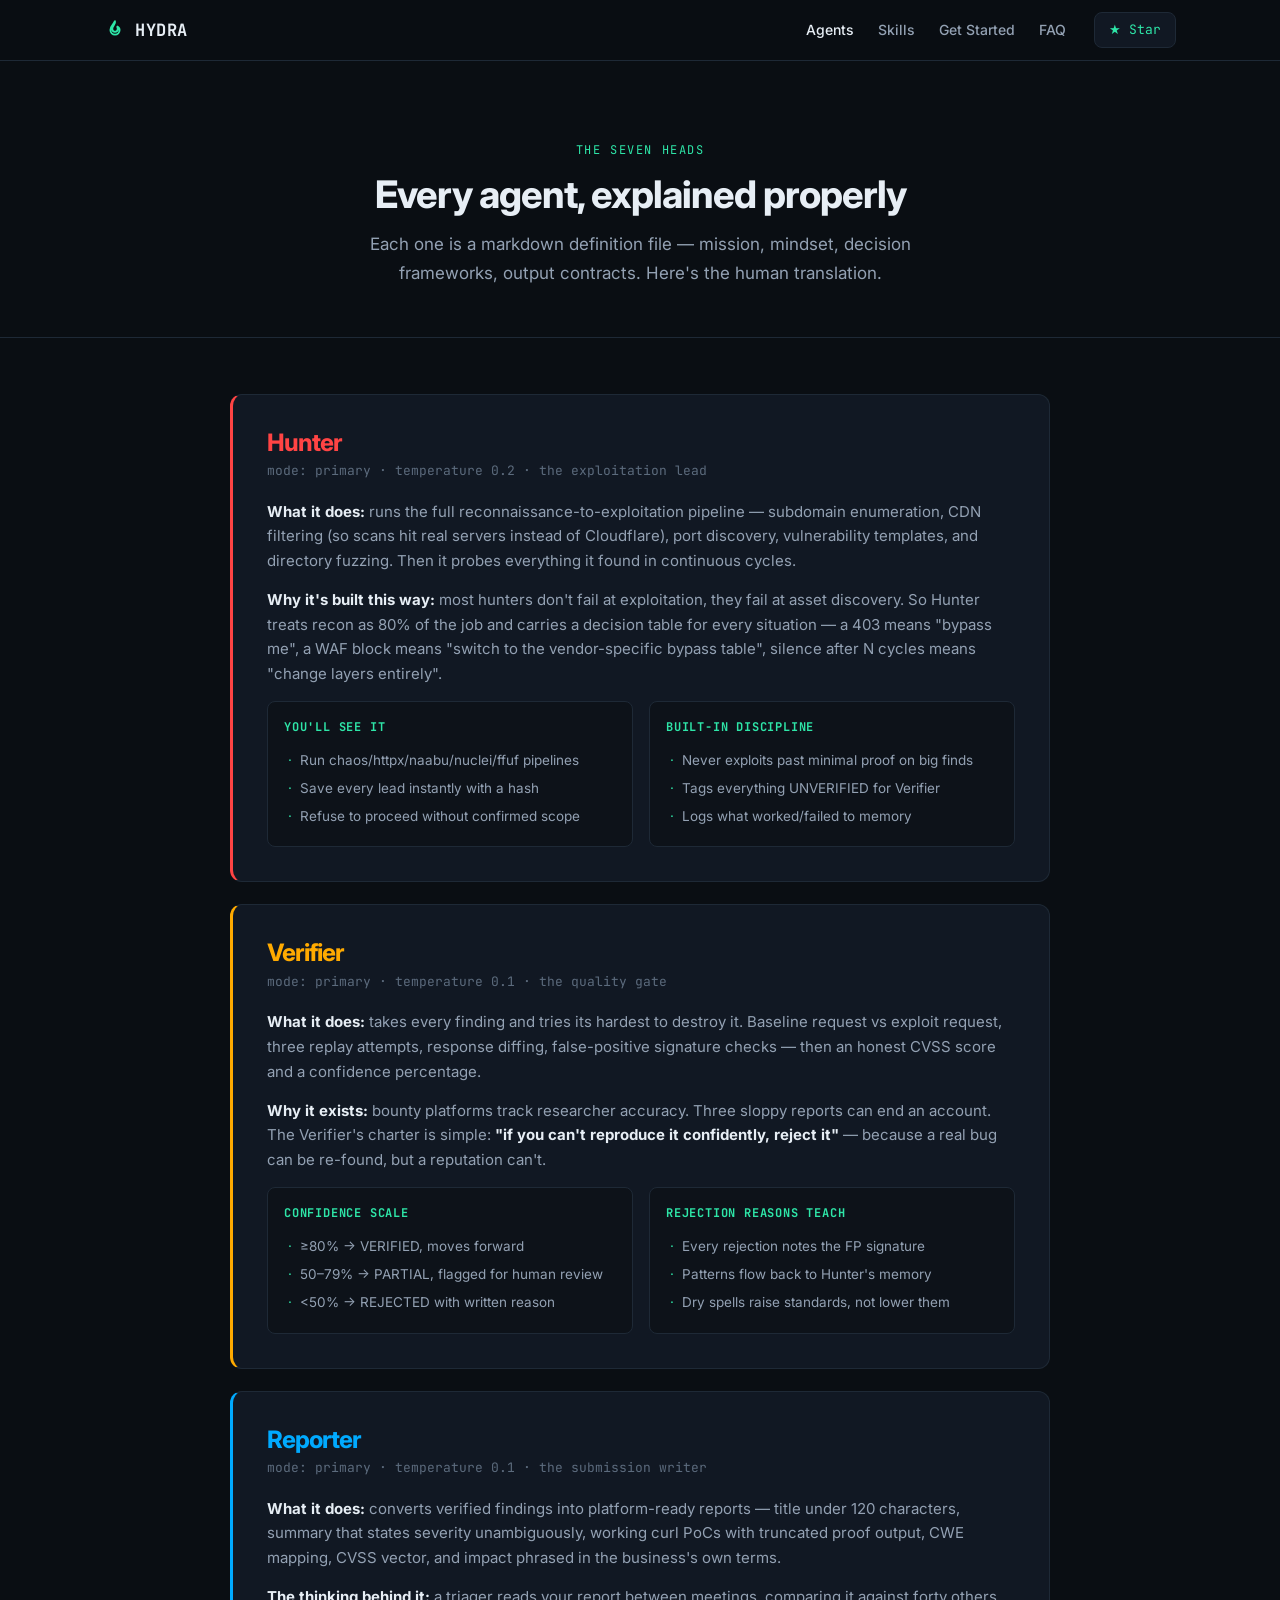
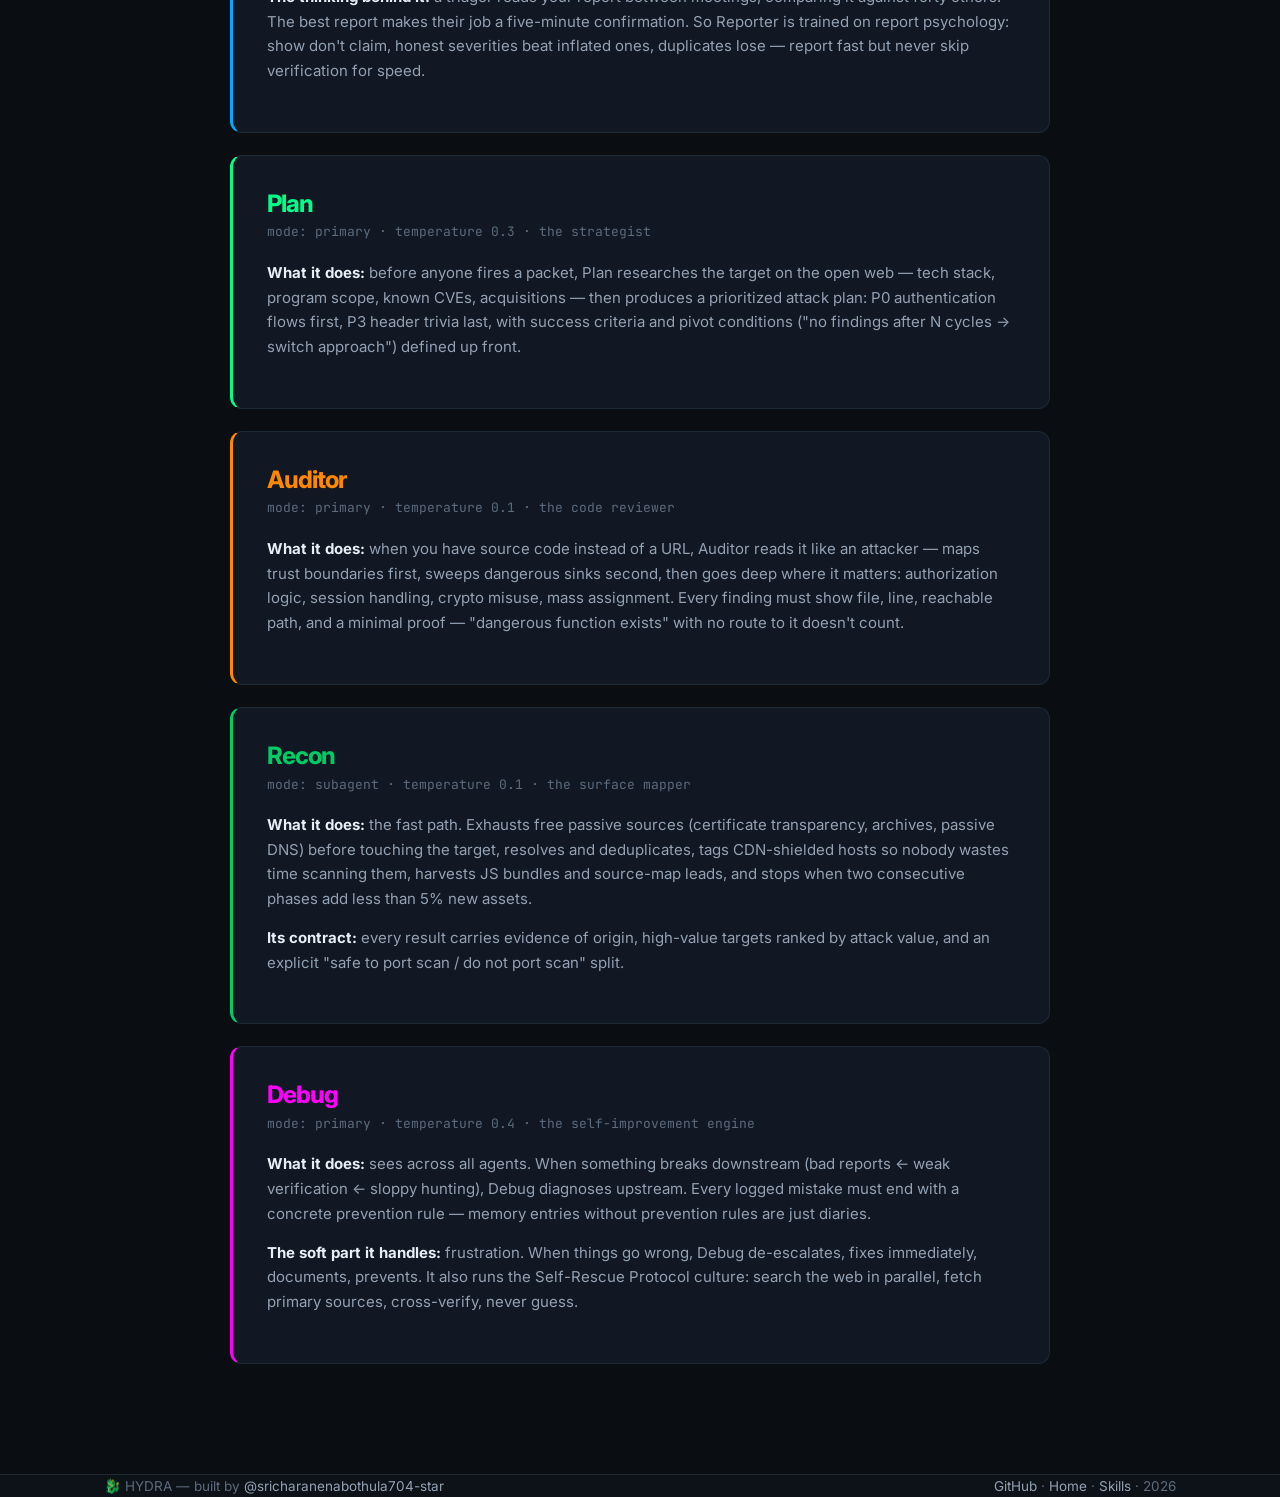
<file: agents.html>
<!DOCTYPE html>
<html lang="en">
<head>
<script>document.documentElement.classList.add("js")</script>
<meta charset="UTF-8">
<meta name="viewport" content="width=device-width, initial-scale=1.0">
<title>The Agents — HYDRA</title>
<meta name="description" content="Deep-dive into HYDRA's seven AI agents: Hunter, Verifier, Reporter, Plan, Auditor, Recon and Debug — what each one does and why.">
<link rel="preconnect" href="https://fonts.googleapis.com">
<link rel="preconnect" href="https://fonts.gstatic.com" crossorigin>
<link href="https://fonts.googleapis.com/css2?family=Inter:wght@400;500;600;700;800&family=JetBrains+Mono:wght@400;700&display=swap" rel="stylesheet">
<link rel="stylesheet" href="assets/style.css">
<link rel="icon" href="data:image/svg+xml,<svg xmlns='http://www.w3.org/2000/svg' viewBox='0 0 24 24' fill='none' stroke='%232ee6a8' stroke-width='2'><path d='M12 2c1 4-3 5-3 9a3 3 0 0 0 6 0c0-2-1-3-1-3s3 1 3 4a5 5 0 0 1-10 0c0-5 4-6 5-10z'/></svg>">
<style>
.detail{max-width:820px;margin:0 auto}
.dcard{background:var(--surface);border:1px solid var(--border);border-left:3px solid var(--c);border-radius:12px;padding:34px;margin-bottom:22px}
.dcard h2{font-size:24px;display:flex;align-items:baseline;gap:12px;margin-bottom:4px}
.dcard .sub{font-family:var(--mono);font-size:13px;color:var(--faint);margin-bottom:18px;display:block}
.dcard p{color:var(--muted);font-size:15px;margin-bottom:14px}
.dcard p b{color:var(--text)}
.dgrid{display:grid;grid-template-columns:1fr 1fr;gap:16px;margin-top:6px}
@media(max-width:640px){.dgrid{grid-template-columns:1fr}}
.dbox{background:var(--bg2);border:1px solid var(--border);border-radius:8px;padding:16px}
.dbox b{font-size:12px;font-family:var(--mono);letter-spacing:.8px;text-transform:uppercase;color:var(--accent);display:block;margin-bottom:8px}
.dbox ul{list-style:none}
.dbox li{font-size:13.5px;color:var(--muted);padding:3px 0 3px 16px;position:relative}
.dbox li::before{content:'·';position:absolute;left:4px;color:var(--accent)}
.page-head{text-align:center;padding:80px 24px 50px;border-bottom:1px solid var(--border)}
</style>
</head>
<body>

<nav class="nav">
  <div class="nav-in">
    <a class="logo" href="index.html">
      <svg class="logo-mark" viewBox="0 0 24 24" fill="none" stroke="currentColor" stroke-width="2"><path d="M12 2c1 4-3 5-3 9a3 3 0 0 0 6 0c0-2-1-3-1-3s3 1 3 4a5 5 0 0 1-10 0c0-5 4-6 5-10z"/></svg>
      HYDRA
    </a>
    <div class="nav-links">
      <a href="agents.html">Agents</a>
      <a href="skills.html">Skills</a>
      <a href="index.html#start">Get Started</a>
      <a href="index.html#faq">FAQ</a>
    </div>
    <a class="nav-gh keep" href="https://github.com/sricharanenabothula704-star/hydra" target="_blank" rel="noopener">★ Star</a>
  </div>
</nav>

<div class="page-head">
  <span class="sec-kicker">The seven heads</span>
  <h2>Every agent, explained properly</h2>
  <p class="sec-sub" style="max-width:600px;margin:12px auto 0">Each one is a markdown definition file — mission, mindset, decision frameworks, output contracts. Here's the human translation.</p>
</div>

<section style="border:none;padding-top:56px">
<div class="wrap"><div class="detail">

<div class="dcard rv" style="--c:#ff4444">
  <h2 style="color:#ff4444">Hunter</h2>
  <span class="sub">mode: primary · temperature 0.2 · the exploitation lead</span>
  <p><b>What it does:</b> runs the full reconnaissance-to-exploitation pipeline — subdomain enumeration, CDN filtering (so scans hit real servers instead of Cloudflare), port discovery, vulnerability templates, and directory fuzzing. Then it probes everything it found in continuous cycles.</p>
  <p><b>Why it's built this way:</b> most hunters don't fail at exploitation, they fail at asset discovery. So Hunter treats recon as 80% of the job and carries a decision table for every situation — a 403 means "bypass me", a WAF block means "switch to the vendor-specific bypass table", silence after N cycles means "change layers entirely".</p>
  <div class="dgrid">
    <div class="dbox"><b>You'll see it</b><ul><li>Run chaos/httpx/naabu/nuclei/ffuf pipelines</li><li>Save every lead instantly with a hash</li><li>Refuse to proceed without confirmed scope</li></ul></div>
    <div class="dbox"><b>Built-in discipline</b><ul><li>Never exploits past minimal proof on big finds</li><li>Tags everything UNVERIFIED for Verifier</li><li>Logs what worked/failed to memory</li></ul></div>
  </div>
</div>

<div class="dcard rv" style="--c:#ffaa00">
  <h2 style="color:#ffaa00">Verifier</h2>
  <span class="sub">mode: primary · temperature 0.1 · the quality gate</span>
  <p><b>What it does:</b> takes every finding and tries its hardest to destroy it. Baseline request vs exploit request, three replay attempts, response diffing, false-positive signature checks — then an honest CVSS score and a confidence percentage.</p>
  <p><b>Why it exists:</b> bounty platforms track researcher accuracy. Three sloppy reports can end an account. The Verifier's charter is simple: <b>"if you can't reproduce it confidently, reject it"</b> — because a real bug can be re-found, but a reputation can't.</p>
  <div class="dgrid">
    <div class="dbox"><b>Confidence scale</b><ul><li>≥80% → VERIFIED, moves forward</li><li>50–79% → PARTIAL, flagged for human review</li><li>&lt;50% → REJECTED with written reason</li></ul></div>
    <div class="dbox"><b>Rejection reasons teach</b><ul><li>Every rejection notes the FP signature</li><li>Patterns flow back to Hunter's memory</li><li>Dry spells raise standards, not lower them</li></ul></div>
  </div>
</div>

<div class="dcard rv" style="--c:#00aaff">
  <h2 style="color:#00aaff">Reporter</h2>
  <span class="sub">mode: primary · temperature 0.1 · the submission writer</span>
  <p><b>What it does:</b> converts verified findings into platform-ready reports — title under 120 characters, summary that states severity unambiguously, working curl PoCs with truncated proof output, CWE mapping, CVSS vector, and impact phrased in the business's own terms.</p>
  <p><b>The thinking behind it:</b> a triager reads your report between meetings, comparing it against forty others. The best report makes their job a five-minute confirmation. So Reporter is trained on report psychology: show don't claim, honest severities beat inflated ones, duplicates lose — report fast but never skip verification for speed.</p>
</div>

<div class="dcard rv" style="--c:#00ff88">
  <h2 style="color:#00ff88">Plan</h2>
  <span class="sub">mode: primary · temperature 0.3 · the strategist</span>
  <p><b>What it does:</b> before anyone fires a packet, Plan researches the target on the open web — tech stack, program scope, known CVEs, acquisitions — then produces a prioritized attack plan: P0 authentication flows first, P3 header trivia last, with success criteria and pivot conditions ("no findings after N cycles → switch approach") defined up front.</p>
</div>

<div class="dcard rv" style="--c:#ff8800">
  <h2 style="color:#ff8800">Auditor</h2>
  <span class="sub">mode: primary · temperature 0.1 · the code reviewer</span>
  <p><b>What it does:</b> when you have source code instead of a URL, Auditor reads it like an attacker — maps trust boundaries first, sweeps dangerous sinks second, then goes deep where it matters: authorization logic, session handling, crypto misuse, mass assignment. Every finding must show file, line, reachable path, and a minimal proof — "dangerous function exists" with no route to it doesn't count.</p>
</div>

<div class="dcard rv" style="--c:#00cc66">
  <h2 style="color:#00cc66">Recon</h2>
  <span class="sub">mode: subagent · temperature 0.1 · the surface mapper</span>
  <p><b>What it does:</b> the fast path. Exhausts free passive sources (certificate transparency, archives, passive DNS) before touching the target, resolves and deduplicates, tags CDN-shielded hosts so nobody wastes time scanning them, harvests JS bundles and source-map leads, and stops when two consecutive phases add less than 5% new assets.</p>
  <p><b>Its contract:</b> every result carries evidence of origin, high-value targets ranked by attack value, and an explicit "safe to port scan / do not port scan" split.</p>
</div>

<div class="dcard rv" style="--c:#ff00ff">
  <h2 style="color:#ff00ff">Debug</h2>
  <span class="sub">mode: primary · temperature 0.4 · the self-improvement engine</span>
  <p><b>What it does:</b> sees across all agents. When something breaks downstream (bad reports ← weak verification ← sloppy hunting), Debug diagnoses upstream. Every logged mistake must end with a concrete prevention rule — memory entries without prevention rules are just diaries.</p>
  <p><b>The soft part it handles:</b> frustration. When things go wrong, Debug de-escalates, fixes immediately, documents, prevents. It also runs the Self-Rescue Protocol culture: search the web in parallel, fetch primary sources, cross-verify, never guess.</p>
</div>

</div></div>
</section>

<footer>
  <div class="foot-in">
  <span>🐉 HYDRA — built by <a href="https://github.com/sricharanenabothula704-star">@sricharanenabothula704-star</a></span>
  <span><a href="https://github.com/sricharanenabothula704-star/hydra">GitHub</a> · <a href="index.html">Home</a> · <a href="skills.html">Skills</a> · <span id="yr"></span></span>
  </div>
</footer>

<script src="assets/app.js?v=20261011-copy-fix"></script>
</body>
</html>
</file>
<file: assets/style.css>
/* HYDRA — design system */
:root{
  --bg:#0a0e13; --bg2:#0d1219; --surface:#111823; --surface2:#151d29;
  --border:#1e2936; --border2:#28374a;
  --text:#e7eef5; --muted:#93a1b3; --faint:#5c6b7d;
  --accent:#2ee6a8; --accent-dim:#1ab588; --accent-glow:rgba(46,230,168,.12);
  --blue:#58a6ff; --amber:#f0b429; --red:#ff5c5c; --violet:#b18cff; --orange:#ff9457;
  --mono:'JetBrains Mono',ui-monospace,SFMono-Regular,Menlo,monospace;
  --sans:'Inter',-apple-system,'Segoe UI',Roboto,sans-serif;
  --rad:10px; --maxw:1120px;
}
*{margin:0;padding:0;box-sizing:border-box}
html{scroll-behavior:smooth}
body{background:var(--bg);color:var(--text);font-family:var(--sans);line-height:1.65;font-size:16px;-webkit-font-smoothing:antialiased}
::selection{background:rgba(46,230,168,.25)}
a{color:var(--accent);text-decoration:none}
a:hover{text-decoration:underline}
img,svg{display:block}
.wrap{max-width:var(--maxw);margin:0 auto;padding:0 24px}

/* ---------- nav ---------- */
.nav{position:sticky;top:0;z-index:100;background:rgba(10,14,19,.82);backdrop-filter:blur(12px);border-bottom:1px solid var(--border)}
.nav-in{max-width:var(--maxw);margin:0 auto;padding:0 24px;height:60px;display:flex;align-items:center;gap:28px}
.logo{font-family:var(--mono);font-weight:700;font-size:17px;color:var(--text);letter-spacing:.5px;display:flex;align-items:center;gap:9px;text-decoration:none}
.logo:hover{text-decoration:none}
.logo-mark{width:22px;height:22px;color:var(--accent)}
.nav-links{display:flex;gap:24px;margin-left:auto}
.nav-links a{color:var(--muted);font-size:14px;font-weight:500;text-decoration:none;transition:color .15s}
.nav-links a:hover,.nav-links a.active{color:var(--text)}
.nav-gh{display:flex;align-items:center;gap:6px;background:var(--surface);border:1px solid var(--border);padding:6px 14px;border-radius:8px;font-size:13px;font-family:var(--mono)}
.nav-gh:hover{border-color:var(--border2);text-decoration:none}
@media(max-width:720px){.nav-links a:not(.keep){display:none}}

/* ---------- hero ---------- */
.hero{position:relative;overflow:hidden;border-bottom:1px solid var(--border)}
#fx{position:absolute;top:0;left:0;width:100%;height:100%;z-index:0;opacity:.24;display:block}
.hero-in{position:relative;z-index:1;max-width:var(--maxw);margin:0 auto;padding:110px 24px 90px;text-align:center}
.kicker{display:inline-flex;align-items:center;gap:8px;font-family:var(--mono);font-size:12.5px;color:var(--accent);background:var(--accent-glow);border:1px solid rgba(46,230,168,.25);padding:5px 14px;border-radius:99px;margin-bottom:26px;letter-spacing:.4px}
.kicker .dot{width:6px;height:6px;border-radius:50%;background:var(--accent);animation:pulse 2s infinite}
@keyframes pulse{50%{opacity:.35}}
h1.title{font-size:clamp(44px,8vw,84px);font-weight:800;letter-spacing:-2.5px;line-height:1;margin-bottom:20px;
  background:linear-gradient(180deg,#f2fffa 10%,#2EE6A8 55%,#0E8F66 95%);
  -webkit-background-clip:text;background-clip:text;-webkit-text-fill-color:transparent;
  filter:drop-shadow(0 0 26px rgba(46,230,168,.28))}
.tagline{font-size:clamp(16px,2.4vw,20px);color:var(--muted);max-width:640px;margin:0 auto 36px}
.tagline b{color:var(--text);font-weight:600}
.hero-cta{display:flex;gap:14px;justify-content:center;flex-wrap:wrap;margin-bottom:52px}
.btn{display:inline-flex;align-items:center;gap:9px;padding:12px 24px;border-radius:9px;font-size:15px;font-weight:600;text-decoration:none;cursor:pointer;border:1px solid transparent;transition:.15s}
.btn-primary{background:var(--accent);color:#04140d}
.btn-primary:hover{background:#4cf0bb;text-decoration:none;transform:translateY(-1px)}
.btn-ghost{background:transparent;color:var(--text);border-color:var(--border2)}
.btn-ghost:hover{border-color:var(--accent);color:var(--accent);text-decoration:none}
.install-row{display:flex;align-items:center;justify-content:center;gap:12px;max-width:700px;width:100%;margin:0 auto}
.install{display:inline-flex;align-items:center;flex:1;min-width:0;max-width:520px;width:100%;background:#070a0e;border:1px solid var(--border2);border-radius:10px;overflow:hidden;font-family:var(--mono);font-size:13.5px}
.install-ai{white-space:nowrap;padding:12px 16px}
.install .p{color:var(--accent);padding:13px 0 13px 18px;user-select:none}
.install code{flex:1;text-align:left;padding:13px 0 13px 8px;color:var(--text);white-space:nowrap;overflow-x:auto}
.install button{background:none;border:none;color:var(--faint);padding:13px 16px;cursor:pointer;font-family:var(--mono);font-size:12px;white-space:nowrap}
.install button:hover{color:var(--accent)}
@media(max-width:560px){.install-row{flex-direction:column;max-width:520px}.install-ai{width:100%;justify-content:center}}
.hero-meta{display:flex;justify-content:center;gap:34px;flex-wrap:wrap;font-family:var(--mono);font-size:13px;color:var(--faint)}
.hero-meta b{color:var(--accent)}

/* ---------- sections ---------- */
section{padding:88px 0;border-bottom:1px solid var(--border);perspective:1100px}
.hero{perspective:1100px}
.sec-head{margin-bottom:48px;max-width:680px}
.sec-kicker{font-family:var(--mono);font-size:12px;letter-spacing:1.6px;text-transform:uppercase;color:var(--accent);margin-bottom:12px;display:block}
h2{font-size:clamp(26px,4vw,38px);font-weight:750;letter-spacing:-1px;line-height:1.15;margin-bottom:14px}
.sec-sub{color:var(--muted);font-size:17px}

/* explainer */
.plain{background:var(--bg2)}
.explain-grid{display:grid;grid-template-columns:repeat(auto-fit,minmax(290px,1fr));gap:20px}
.explain-card{background:var(--surface);border:1px solid var(--border);border-radius:var(--rad);padding:28px}
.explain-card h3{font-size:17px;margin-bottom:10px;display:flex;align-items:center;gap:10px}
.explain-card p{color:var(--muted);font-size:14.5px}
.explain-card .num{font-family:var(--mono);font-size:12px;color:var(--accent);background:var(--accent-glow);width:26px;height:26px;border-radius:6px;display:inline-flex;align-items:center;justify-content:center;flex-shrink:0}

/* pipeline */
.flow{display:flex;align-items:stretch;gap:0;flex-wrap:wrap;justify-content:center}
.flow-node{background:var(--surface);border:1px solid var(--border);border-radius:var(--rad);padding:20px 22px;width:190px;position:relative}
.flow-node .fn-name{font-family:var(--mono);font-weight:700;font-size:14.5px;margin-bottom:6px}
.flow-node p{font-size:12.5px;color:var(--muted);line-height:1.5}
.flow-arrow{display:flex;align-items:center;padding:0 10px;color:var(--faint);font-size:18px}

/* agent cards */
.agent-grid{display:grid;grid-template-columns:repeat(auto-fit,minmax(310px,1fr));gap:18px}
.acard{background:var(--surface);border:1px solid var(--border);border-radius:12px;padding:26px;transition:border-color .2s,transform .2s}
.acard:hover{border-color:var(--c,var(--accent));transform:translateY(-2px)}
.acard-head{display:flex;align-items:center;gap:12px;margin-bottom:14px}
.acard-dot{width:10px;height:10px;border-radius:3px;background:var(--c)}
.acard h3{font-size:18px;letter-spacing:-.3px}
.acard .role{font-family:var(--mono);font-size:11.5px;color:var(--faint);display:block;margin-top:2px}
.acard p{color:var(--muted);font-size:14px;margin-bottom:12px}
.acard ul{list-style:none}
.acard li{font-size:13.5px;color:var(--muted);padding:5px 0 5px 20px;position:relative}
.acard li::before{content:'▸';position:absolute;left:2px;color:var(--c)}

/* stats band */
.band{display:grid;grid-template-columns:repeat(auto-fit,minmax(150px,1fr));gap:1px;background:var(--border);border:1px solid var(--border);border-radius:12px;overflow:hidden}
.stat{background:var(--bg2);padding:30px 20px;text-align:center}
.stat b{display:block;font-size:32px;font-weight:800;letter-spacing:-1px;color:var(--accent);font-family:var(--mono)}
.stat span{font-size:13px;color:var(--muted)}

/* skills table */
.skill-cats{display:grid;grid-template-columns:repeat(auto-fill,minmax(240px,1fr));gap:14px}
.scat{background:var(--surface);border:1px solid var(--border);border-radius:var(--rad);padding:20px}
.scat b{display:flex;justify-content:space-between;align-items:center;font-size:15px}
.scat b i{font-style:normal;font-family:var(--mono);color:var(--accent);font-size:13px}
.scat p{font-size:13px;color:var(--muted);margin-top:6px}

/* walkthrough */
.steps{counter-reset:s;max-width:760px}
.step{position:relative;padding:0 0 34px 56px;border-left:1px solid var(--border2);margin-left:18px}
.step:last-child{border-left-color:transparent;padding-bottom:0}
.step::before{counter-increment:s;content:counter(s,decimal-leading-zero);position:absolute;left:-18px;top:-2px;width:36px;height:36px;background:var(--bg);border:1px solid var(--accent);color:var(--accent);border-radius:50%;display:flex;align-items:center;justify-content:center;font-family:var(--mono);font-size:13px}
.step h3{font-size:17px;margin-bottom:6px}
.step p{color:var(--muted);font-size:14.5px}
.step code{font-family:var(--mono);font-size:13px;background:var(--surface2);border:1px solid var(--border);padding:2px 7px;border-radius:5px;color:var(--accent);overflow-wrap:anywhere}

/* faq */
.faq{max-width:760px}
details{background:var(--surface);border:1px solid var(--border);border-radius:var(--rad);margin-bottom:10px;overflow:hidden}
summary{cursor:pointer;padding:18px 22px;font-weight:600;font-size:15px;list-style:none;display:flex;justify-content:space-between;align-items:center}
summary::-webkit-details-marker{display:none}
summary::after{content:'+';font-family:var(--mono);color:var(--accent);font-size:18px}
details[open] summary::after{content:'–'}
details .a{padding:0 22px 20px;color:var(--muted);font-size:14.5px}

/* footer */
footer{padding:44px 0;border-top:1px solid var(--border);color:var(--faint);font-size:13.5px}
.foot-in{max-width:var(--maxw);margin:0 auto;padding:0 24px;display:flex;justify-content:space-between;align-items:center;flex-wrap:wrap;gap:16px}
.foot-in a{color:var(--muted)}
.foot-in a:hover{color:var(--accent)}

/* reveal on scroll */
html.js .rv{opacity:0;transform:translateY(16px);transition:opacity .5s ease,transform .5s ease}
html.js .rv.on{opacity:1;transform:none}
html:not(.js) .rv{opacity:1}
@media(prefers-reduced-motion:reduce){html.js .rv{transition:none;opacity:1;transform:none}}

/* ================= v2 additions ================= */

/* pipeline sequential glow */
.flow-node{transition:border-color .3s,box-shadow .3s}
.flow-node.lit{border-color:var(--accent);box-shadow:0 0 24px rgba(46,230,168,.25),inset 0 0 12px rgba(46,230,168,.06)}
.flow-node.lit .fn-name{color:var(--accent)}

/* live demo terminal */
.demo{background:#05080c;border-bottom:1px solid var(--border);position:relative;overflow:hidden}
.demo::before{content:'';position:absolute;inset:0;background:radial-gradient(600px 300px at 70% 20%,rgba(46,230,168,.05),transparent)}
.demo-in{max-width:860px;margin:0 auto;padding:76px 24px;position:relative}
.term{background:#04060a;border:1px solid var(--border2);border-radius:12px;overflow:hidden;box-shadow:0 30px 80px rgba(0,0,0,.5)}
.term-bar{display:flex;align-items:center;gap:7px;padding:11px 16px;background:var(--surface);border-bottom:1px solid var(--border)}
.term-bar i{width:11px;height:11px;border-radius:50%;font-style:normal}
.term-bar i:nth-child(1){background:#ff5f57}.term-bar i:nth-child(2){background:#febc2e}.term-bar i:nth-child(3){background:#28c840}
.term-bar span{margin-left:10px;font-family:var(--mono);font-size:12px;color:var(--faint)}
#term-body{padding:20px 22px;min-height:330px;font-family:var(--mono);font-size:13.5px;line-height:1.9}
.tl{white-space:pre-wrap;word-break:break-word}
.tl.cmd{color:var(--text)}
.tl.cmd::before{content:'❯ ';color:var(--accent)}
.tl.out{color:var(--muted)}
.tl.ok{color:var(--accent)}
.tl.warn{color:var(--amber)}
.tl.done{color:#fff;font-weight:700}
#term-body::after{content:'▋';color:var(--accent);animation:blink 1s steps(1) infinite}
@keyframes blink{50%{opacity:0}}
.demo-note{text-align:center;margin-top:26px;color:var(--faint);font-size:13px;font-family:var(--mono)}

/* comparison table */
.compare-wrap{overflow-x:auto;border:1px solid var(--border);border-radius:12px}
table.cmp{width:100%;border-collapse:collapse;font-size:14px;min-width:640px}
.cmp th,.cmp td{padding:15px 18px;text-align:left;border-bottom:1px solid var(--border)}
.cmp th{background:var(--surface);font-size:13px;font-family:var(--mono);letter-spacing:.4px}
.cmp th.hydra-col{color:var(--accent);background:rgba(46,230,168,.07)}
.cmp td.hydra-col{background:rgba(46,230,168,.05)}
.cmp tr:last-child td{border-bottom:none}
.yes{color:var(--accent)}.no{color:var(--red)}.mid{color:var(--amber)}
.cmp td:first-child{color:var(--muted)}

/* bigger footer */
footer{padding:0;background:var(--bg2)}
.foot-cols{max-width:var(--maxw);margin:0 auto;padding:56px 24px 40px;display:grid;grid-template-columns:2fr 1fr 1fr 1fr;gap:36px}
@media(max-width:720px){.foot-cols{grid-template-columns:1fr 1fr}}
.fcol h4{font-family:var(--mono);font-size:12px;letter-spacing:1.4px;text-transform:uppercase;color:var(--faint);margin-bottom:14px}
.fcol a{display:block;color:var(--muted);font-size:14px;padding:4px 0;text-decoration:none}
.fcol a:hover{color:var(--accent)}
.fbrand p{color:var(--muted);font-size:13.5px;max-width:280px;margin-top:10px}
.foot-bottom{border-top:1px solid var(--border);padding:18px 24px;display:flex;justify-content:space-between;flex-wrap:wrap;gap:10px;max-width:var(--maxw);margin:0 auto;font-size:12.5px;color:var(--faint)}

/* hero title glow */
h1.title{text-shadow:0 0 80px rgba(46,230,168,.15)}

/* author credit */
.hero-author{margin-bottom:26px}
.ha-line{display:block;font-family:var(--mono);font-size:11px;letter-spacing:2px;text-transform:uppercase;color:var(--faint);margin-bottom:6px}
.ha-name{display:inline-flex;align-items:center;gap:7px;font-family:var(--mono);font-size:15px;font-weight:700;color:var(--text);border:1px solid var(--border2);background:rgba(255,255,255,.03);padding:7px 18px;border-radius:99px;transition:.2s}
.ha-name svg{color:var(--accent)}
.ha-name:hover{border-color:var(--accent);color:var(--accent);text-decoration:none}

/* ---- v4: 3D tilt cards + dimensional reveals ---- */
.agent-grid{perspective:1200px}
.acard{transform-style:preserve-3d;will-change:transform}
.acard:hover{box-shadow:0 18px 50px rgba(0,0,0,.45)}
.acard .acard-head,.acard h3,.acard p,.acard ul{transform:translateZ(18px)}
html.js .rv{opacity:0;transform:translateY(34px) rotateX(14deg) scale(.97);transform-origin:50% top;
  transition:opacity .6s ease,transform .65s cubic-bezier(.19,.8,.28,1)}
html.js .rv.on{opacity:1;transform:none}

/* reviews */
.rev-wrap{display:grid;grid-template-columns:1.15fr .85fr;gap:22px;align-items:start}
@media(max-width:800px){.rev-wrap{grid-template-columns:1fr}}
.rev-quote{background:var(--surface);border:1px solid var(--border);border-left:3px solid var(--accent);
  border-radius:12px;padding:30px;font-size:16.5px;line-height:1.7;color:var(--text)}
.rev-quote em{color:var(--accent);font-style:normal;font-weight:600}
.rev-quote .src{margin-top:18px;display:block;color:var(--faint);font-size:13px;font-family:var(--mono)}
.rev-score{background:var(--surface);border:1px solid var(--border);border-radius:12px;padding:26px}
.rev-score h3{font-size:15px;margin-bottom:14px;font-family:var(--mono);letter-spacing:.5px}
.srow{display:flex;align-items:center;gap:12px;margin-bottom:11px}
.srow span:first-child{width:150px;font-size:13px;color:var(--muted)}
.bar{flex:1;height:7px;background:var(--bg2);border-radius:99px;overflow:hidden}
.bar i{display:block;height:100%;background:linear-gradient(90deg,var(--accent-dim),var(--accent));border-radius:99px;width:0;transition:width 1.1s cubic-bezier(.2,.7,.3,1)}
.srow b{width:44px;text-align:right;font-family:var(--mono);font-size:13px;color:var(--accent)}
.rev-verdict{margin-top:16px;padding-top:14px;border-top:1px solid var(--border);font-size:13.5px;color:var(--muted)}
.rev-verdict b{color:var(--accent)}

/* ---- rate HYDRA ---- */
.rate-wrap{max-width:680px;margin:0 auto;text-align:center}
.stars{display:inline-flex;gap:10px;margin:22px 0 18px}
.stars button{background:none;border:none;cursor:pointer;font-size:38px;line-height:1;color:#26313f;transition:color .12s,transform .12s;padding:0 4px}
.stars button.on{color:var(--amber);text-shadow:0 0 18px rgba(240,180,41,.35)}
.stars button:hover{transform:scale(1.18)}
.stars.locked button{cursor:default}
.rate-note{font-family:var(--mono);font-size:12px;color:var(--faint);min-height:18px;margin-bottom:16px}
#rate-comment{width:100%;min-height:88px;background:#070a0e;border:1px solid var(--border2);border-radius:10px;color:var(--text);font-family:var(--sans);font-size:14px;padding:14px;resize:vertical;outline:none}
#rate-comment:focus{border-color:var(--accent-dim)}
.rate-actions{margin-top:14px;display:flex;gap:12px;justify-content:center;align-items:center}
.rate-stats{margin-top:34px;display:flex;justify-content:center;gap:40px;font-family:var(--mono)}
.rate-stats b{display:block;font-size:26px;color:var(--accent)}
.rate-stats span{font-size:12px;color:var(--faint)}

/* ---- v5: hacking vibes ---- */
#mx{position:absolute;inset:0;z-index:0;opacity:.30;pointer-events:none}

.about-grid{display:grid;grid-template-columns:1.2fr .8fr;gap:22px;align-items:start}
.about-grid>*{min-width:0}
@media(max-width:760px){.about-grid{grid-template-columns:1fr}}
.about-card{background:var(--surface);border:1px solid var(--border);border-radius:12px;padding:32px}
.avatar{width:74px;height:74px;border-radius:18px;background:linear-gradient(135deg,#0f2027,#2EE6A8);display:flex;align-items:center;justify-content:center;font-size:36px;margin-bottom:16px;border:1px solid var(--accent)}
.about-card h3{font-size:clamp(18px,5.5vw,24px);letter-spacing:-.5px;overflow-wrap:anywhere}
.about-card .role{font-family:var(--mono);font-size:12.5px;color:var(--accent);margin:4px 0 14px}
.about-card p{color:var(--muted);font-size:14.5px;margin-bottom:12px}
.socials a{display:inline-block;margin-right:14px;font-family:var(--mono);font-size:13px}
.about-facts{display:grid;grid-template-columns:1fr 1fr;gap:14px}
.fact{background:var(--surface);border:1px solid var(--border);border-radius:12px;padding:26px 18px;text-align:center}
.fact b{display:block;font-size:34px;color:var(--accent);font-family:var(--mono);letter-spacing:-1px}
.fact span{font-size:12.5px;color:var(--muted)}

.roadmap{max-width:800px}
.ritem{display:flex;gap:18px;padding:16px 0;border-bottom:1px dashed var(--border);align-items:flex-start}
.ritem:last-child{border:none}
.tag{font-family:var(--mono);font-size:11px;padding:4px 12px;border-radius:99px;flex-shrink:0;letter-spacing:.5px}
.tag.now{background:rgba(46,230,168,.15);color:var(--accent);border:1px solid rgba(46,230,168,.35)}
.tag.next{background:rgba(88,166,255,.12);color:var(--blue);border:1px solid rgba(88,166,255,.3)}
.tag.later{background:rgba(177,140,255,.1);color:var(--violet);border:1px solid rgba(177,140,255,.25)}
.ritem b{font-size:15.5px;display:block;margin-bottom:3px}
.ritem p{color:var(--muted);font-size:13.5px;margin:0}
</file>
